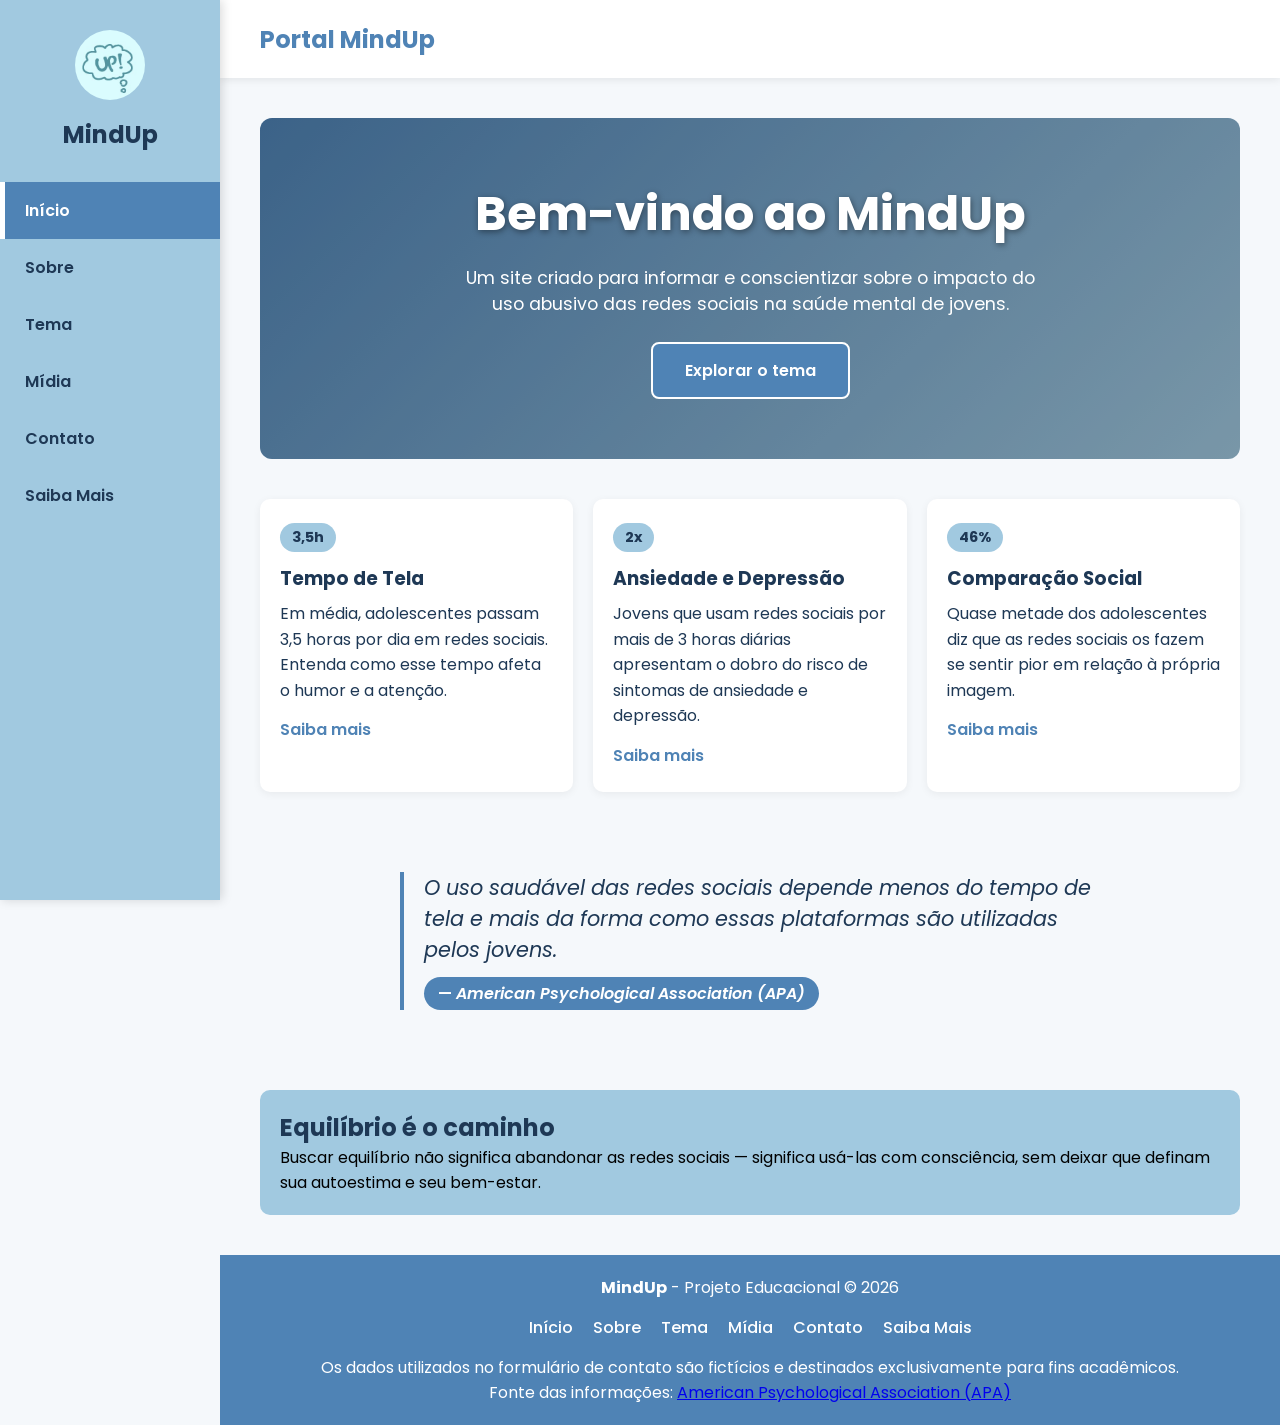
<file: index.html>
<!DOCTYPE html>
<html lang="pt-BR">
<head>

<meta charset="UTF-8">
<meta name="viewport" content="width=device-width, initial-scale=1.0">

<title>MindUp - Início</title>

<link rel="icon" type="image/png" href="imagens/Favicon.png">
 
<link rel="preconnect" href="https://fonts.googleapis.com">
<link rel="preconnect" href="https://fonts.gstatic.com" crossorigin>
 
<link href="https://fonts.googleapis.com/css2?family=Poppins:wght@400;500;600;700&display=swap" rel="stylesheet">
 
<link rel="stylesheet" href="css/estilo.css">
 
</head>
 
<body class="pagina-index">
 
<nav>
 
    <div class="logo">
        <img src="imagens/Logotipo.png" alt="Logo MindUp">
        <h1>MindUp</h1>
    </div>

    <ul>

        <li><a class="ativo" href="index.html">Início</a></li>
        <li><a href="sobre.html">Sobre</a></li>
        <li><a href="tema.html">Tema</a></li>
        <li><a href="midia.html">Mídia</a></li>
        <li><a href="contato.html">Contato</a></li>
        <li><a href="extra.html">Saiba Mais</a></li>

    </ul>

</nav>

<header>

    <h2>Portal MindUp</h2>

</header>

<main>

    <!-- HERO -->
    <section class="hero">

        <div class="hero-overlay">

            <h1>Bem-vindo ao MindUp</h1>

            <p>
                Um site criado para informar e conscientizar sobre o impacto do uso
                abusivo das redes sociais na saúde mental de jovens.
            </p>

            <a class="btn-cta" href="tema.html">Explorar o tema</a>

        </div>

    </section>

    <!-- CARDS -->
    <section class="cards">

        <article>
            <span class="card-numero">3,5h</span>
            <h3>Tempo de Tela</h3>
            <p>
                Em média, adolescentes passam 3,5 horas por dia em redes sociais.
                Entenda como esse tempo afeta o humor e a atenção.
            </p>
            <a href="tema.html">Saiba mais</a>
        </article>

        <article>
            <span class="card-numero">2x</span>
            <h3>Ansiedade e Depressão</h3>
            <p>
                Jovens que usam redes sociais por mais de 3 horas diárias apresentam o
                dobro do risco de sintomas de ansiedade e depressão.
            </p>
            <a href="tema.html">Saiba mais</a>
        </article>

        <article>
            <span class="card-numero">46%</span>
            <h3>Comparação Social</h3>
            <p>
                Quase metade dos adolescentes diz que as redes sociais os fazem se
                sentir pior em relação à própria imagem.
            </p>
            <a href="extra.html">Saiba mais</a>
        </article>

    </section>

    <!-- CITAÇÃO -->
    <section class="citacao">

        <blockquote cite="https://www.apa.org/">
            <p>
                O uso saudável das redes sociais depende menos do tempo de tela e
                mais da forma como essas plataformas são utilizadas pelos jovens.
            </p>
            <footer>— <cite>American Psychological Association (APA)</cite></footer>
        </blockquote>

    </section>

    <!-- DESTAQUE -->
    <section class="destaque">

        <h2>Equilíbrio é o caminho</h2>

        <p>
            Buscar equilíbrio não significa abandonar as redes sociais — significa usá-las
            com consciência, sem deixar que definam sua autoestima e seu bem-estar.
        </p>

    </section>

</main>

<footer>

    <p><strong>MindUp</strong> - Projeto Educacional © 2026</p>

    <nav>

        <a href="index.html">Início</a>
        <a href="sobre.html">Sobre</a>
        <a href="tema.html">Tema</a>
        <a href="midia.html">Mídia</a>
        <a href="contato.html">Contato</a>
        <a href="extra.html">Saiba Mais</a>

    </nav>

    <p>
        Os dados utilizados no formulário de contato são fictícios e destinados exclusivamente para fins acadêmicos.
    </p>

    <p>
        Fonte das informações:
        <a href="https://www.apa.org/" target="_blank">
            American Psychological Association (APA)
        </a>
    </p>

</footer>


</body>
</html>
</file>
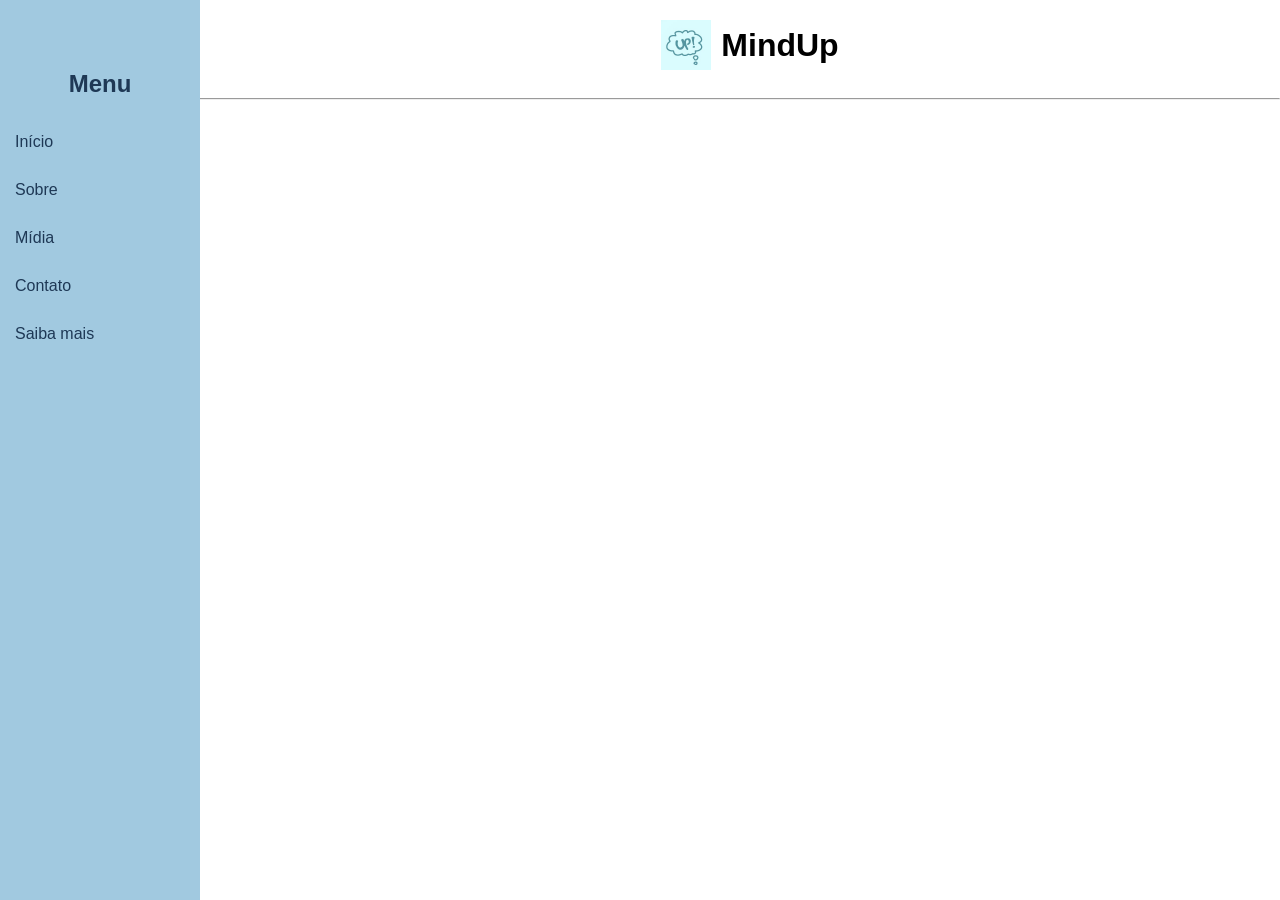
<file: TRABALHO_2BIM/index.html>
<!DOCTYPE html>
<html lang="pt-br">
<head>
<meta charset="UTF-8">
<meta name="viewport" content="width=device-width, initial-scale=1.0">
<title>Portal - MindUp</title>

<style>
body{
    margin:0;
    font-family: Arial, sans-serif;
}

/* Cabeçalho */
header h1{
    margin:0;
}

/* Logo e título */
.center{
    margin-left:220px;
    display:flex;
    align-items:center;
    justify-content:center;
    gap:10px;
    padding:20px;
}

/* Menu lateral */
nav{
    position:fixed;
    top:0;
    left:0;
    width:200px;
    height:100vh;
    background-color:#a1c9e0;
    padding-top:50px;
}

/* Título do menu */
nav h2{
    text-align:center;
    color:rgb(30, 56, 85);
}

/* Links */
nav a{
    display:block;
    color:rgb(30, 56, 85);
    text-decoration:none;
    padding:15px;
}

nav a:hover{
    background-color:#8bb8d3;
}
</style>

</head>
<body>

<header>
    <div class="center">
        <img src="imagens/Favicon.jpg" alt="logo" width="50">
        <h1>MindUp</h1>
    </div>

    <nav>
        <h2>Menu</h2>
        <a href="index.html">Início</a>
        <a href="sobre.html">Sobre</a>
        <a href="midia.html">Mídia</a>
        <a href="contato.html">Contato</a>
        <a href="tema.html">Saiba mais</a>
    </nav>
    <hr>
</header>
 <main>



 </main>
 <footer>

 </footer>
</body>
</html>
</file>
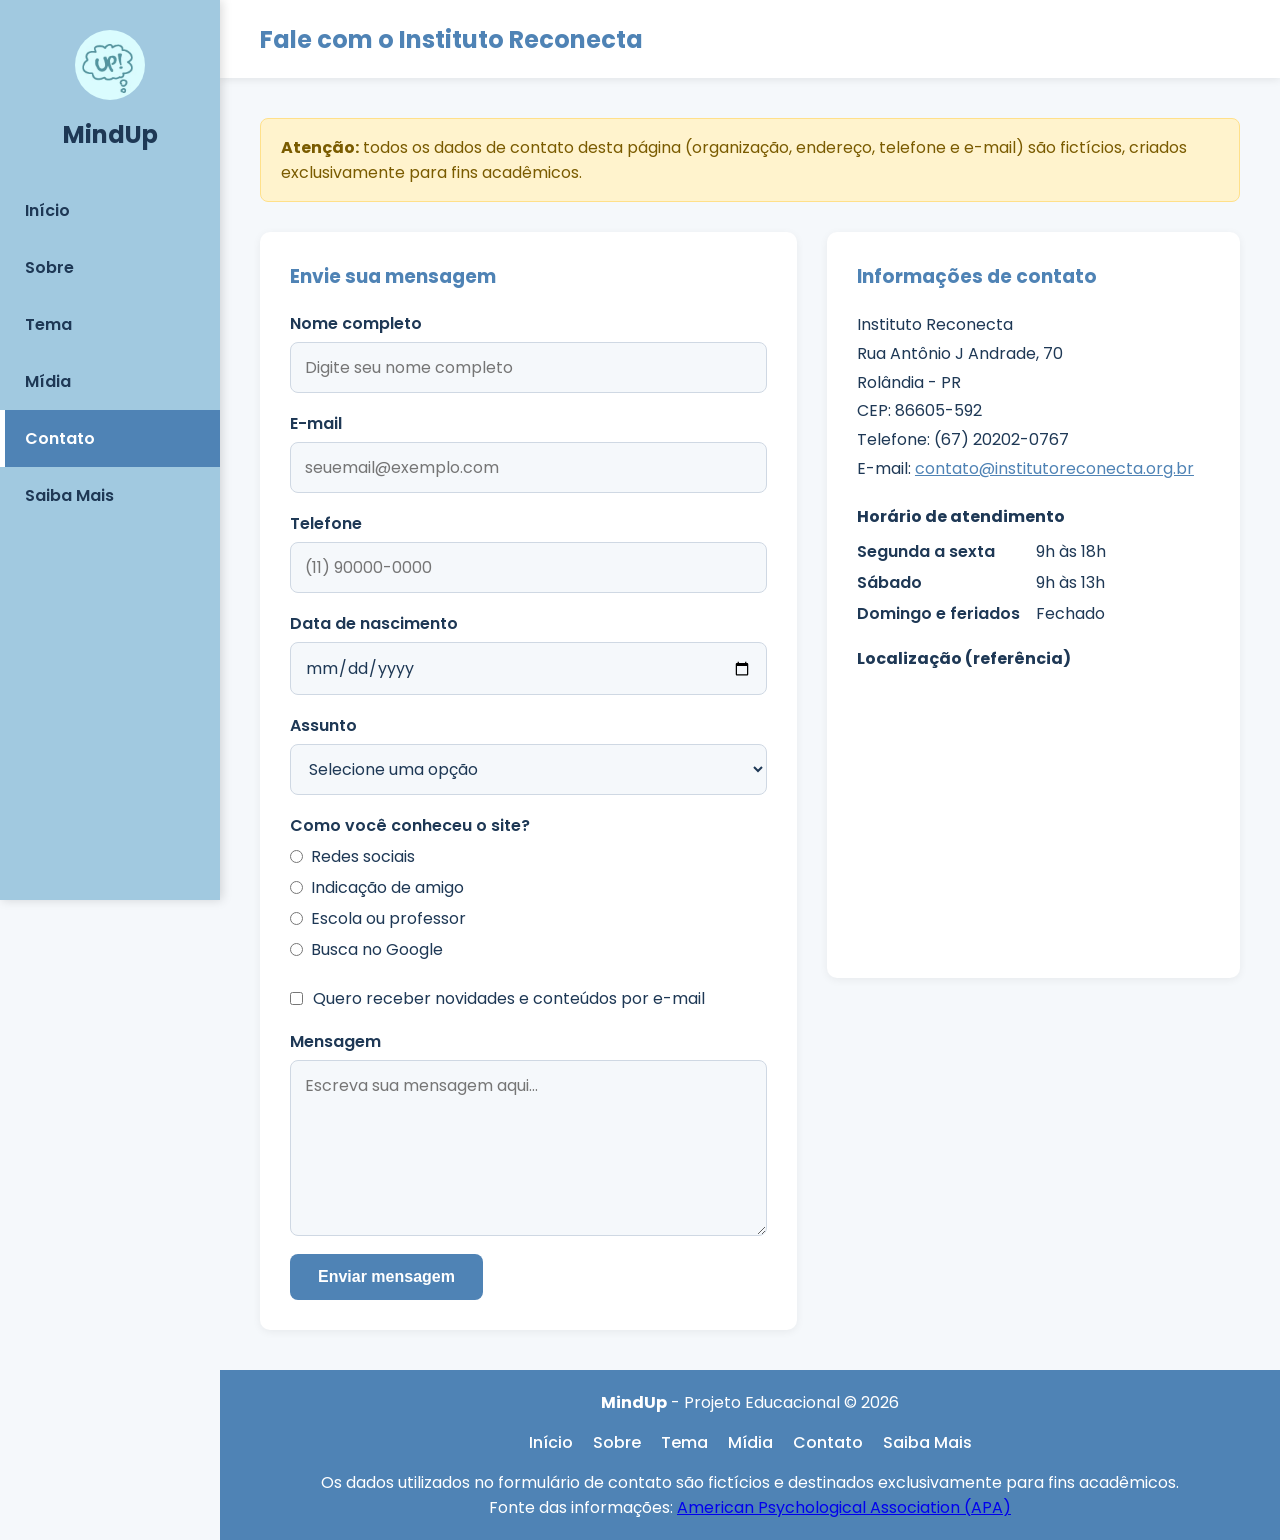
<file: contato.html>
<!DOCTYPE html>
<html lang="pt-BR">
<head>

<meta charset="UTF-8">
<meta name="viewport" content="width=device-width, initial-scale=1.0">

<title>MindUp - Contato</title>

<link rel="icon" type="image/png" href="imagens/Favicon.png">
 
<link rel="preconnect" href="https://fonts.googleapis.com">
<link rel="preconnect" href="https://fonts.gstatic.com" crossorigin>
 
<link href="https://fonts.googleapis.com/css2?family=Poppins:wght@400;500;600;700&display=swap" rel="stylesheet">
 
<link rel="stylesheet" href="css/estilo.css">
 
</head>
 
<body class="pagina-contato">
 
<nav>
 
    <div class="logo">
        <img src="imagens/Logotipo.png" alt="Logo MindUp">
        <h1>MindUp</h1>
    </div>
 
    <ul>

        <li><a href="index.html">Início</a></li>
        <li><a href="sobre.html">Sobre</a></li>
        <li><a href="tema.html">Tema</a></li>
        <li><a href="midia.html">Mídia</a></li>
        <li><a class="ativo" href="contato.html">Contato</a></li>
        <li><a href="extra.html">Saiba Mais</a></li>

    </ul>

</nav>

<header>

    <h2>Fale com o Instituto Reconecta</h2>

</header>

<main>

    <!-- AVISO DE DADOS FICTÍCIOS -->
    <section class="aviso-ficticio">
        <p>
            <strong>Atenção:</strong> todos os dados de contato desta página
            (organização, endereço, telefone e e-mail) são fictícios, criados
            exclusivamente para fins acadêmicos.
        </p>
    </section>

    <!-- FORMULÁRIO E INFORMAÇÕES -->
    <section class="secao-contato">

        <!-- FORMULÁRIO -->
        <div class="bloco-formulario">

            <h3>Envie sua mensagem</h3>

            <form action="#">

                <div class="campo">
                    <label for="nome">Nome completo</label>
                    <input type="text" id="nome" name="nome" placeholder="Digite seu nome completo" required>
                </div>

                <div class="campo">
                    <label for="email">E-mail</label>
                    <input type="email" id="email" name="email" placeholder="seuemail@exemplo.com" required>
                </div>

                <div class="campo">
                    <label for="telefone">Telefone</label>
                    <input type="tel" id="telefone" name="telefone" placeholder="(11) 90000-0000">
                </div>

                <div class="campo">
                    <label for="nascimento">Data de nascimento</label>
                    <input type="date" id="nascimento" name="nascimento">
                </div>

                <div class="campo">
                    <label for="assunto">Assunto</label>
                    <select id="assunto" name="assunto">
                        <option value="">Selecione uma opção</option>
                        <option value="denuncia">Denúncia</option>
                        <option value="voluntariado">Voluntariado</option>
                        <option value="parceria">Parceria</option>
                        <option value="imprensa">Imprensa</option>
                        <option value="outro">Outro</option>
                    </select>
                </div>

                <div class="campo">
                    <span class="rotulo-grupo">Como você conheceu o site?</span>

                    <div class="opcao-radio">
                        <input type="radio" id="origem-redes" name="origem" value="redes-sociais">
                        <label for="origem-redes">Redes sociais</label>
                    </div>

                    <div class="opcao-radio">
                        <input type="radio" id="origem-amigo" name="origem" value="amigo">
                        <label for="origem-amigo">Indicação de amigo</label>
                    </div>

                    <div class="opcao-radio">
                        <input type="radio" id="origem-escola" name="origem" value="escola">
                        <label for="origem-escola">Escola ou professor</label>
                    </div>

                    <div class="opcao-radio">
                        <input type="radio" id="origem-busca" name="origem" value="busca">
                        <label for="origem-busca">Busca no Google</label>
                    </div>
                </div>

                <div class="campo campo-checkbox">
                    <input type="checkbox" id="newsletter" name="newsletter">
                    <label for="newsletter">Quero receber novidades e conteúdos por e-mail</label>
                </div>

                <div class="campo">
                    <label for="mensagem">Mensagem</label>
                    <textarea id="mensagem" name="mensagem" rows="6" placeholder="Escreva sua mensagem aqui..."></textarea>
                </div>

                <button type="submit">Enviar mensagem</button>

            </form>

        </div>

        <!-- INFORMAÇÕES DE CONTATO -->
        <div class="bloco-info">

            <h3>Informações de contato</h3>

            <address>
                Instituto Reconecta<br>
                Rua Antônio J Andrade, 70<br>
                Rolândia - PR<br>
                CEP: 86605-592<br>
                Telefone: (67) 20202-0767<br>
                E-mail: <a href="mailto:contato@institutoreconecta.org.br">contato@institutoreconecta.org.br</a>
            </address>

            <h4>Horário de atendimento</h4>

            <dl class="horarios">
                <dt>Segunda a sexta</dt>
                <dd>9h às 18h</dd>

                <dt>Sábado</dt>
                <dd>9h às 13h</dd>

                <dt>Domingo e feriados</dt>
                <dd>Fechado</dd>
            </dl>

            <h4>Localização (referência)</h4>

            <iframe
                title="Mapa com localização de referência do Instituto Reconecta"
                src="https://www.google.com/maps?q=Rolândia,+PR,+86600-000&output=embed"
                width="100%"
                height="250"
                style="border:0;"
                allowfullscreen=""
                loading="lazy">
            </iframe>

        </div>

    </section>

</main>

<footer>

    <p><strong>MindUp</strong> - Projeto Educacional © 2026</p>

    <nav>

        <a href="index.html">Início</a>
        <a href="sobre.html">Sobre</a>
        <a href="tema.html">Tema</a>
        <a href="midia.html">Mídia</a>
        <a href="contato.html">Contato</a>
        <a href="extra.html">Saiba Mais</a>

    </nav>

    <p>
        Os dados utilizados no formulário de contato são fictícios e destinados exclusivamente para fins acadêmicos.
    </p>

    <p>
        Fonte das informações:
        <a href="https://www.apa.org/" target="_blank">
            American Psychological Association (APA)
        </a>
    </p>

</footer>


</body>
</html>
</file>
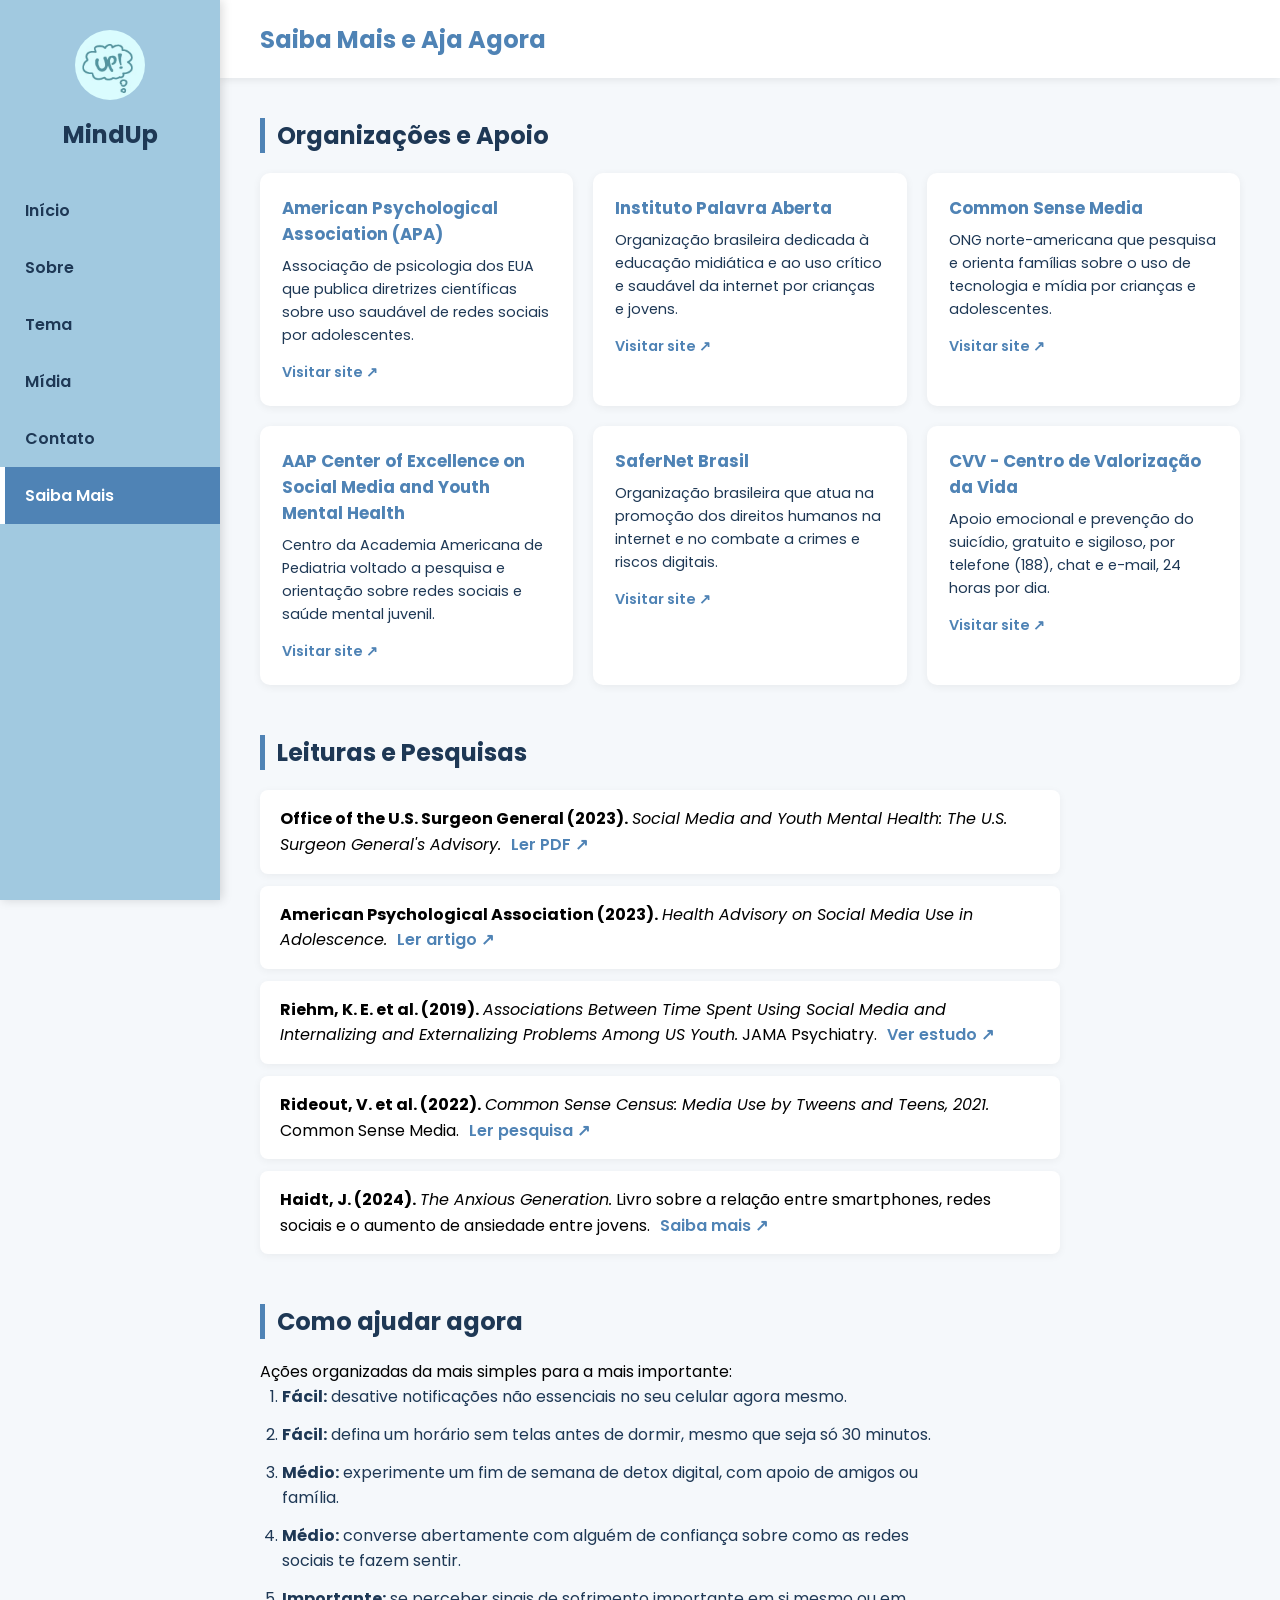
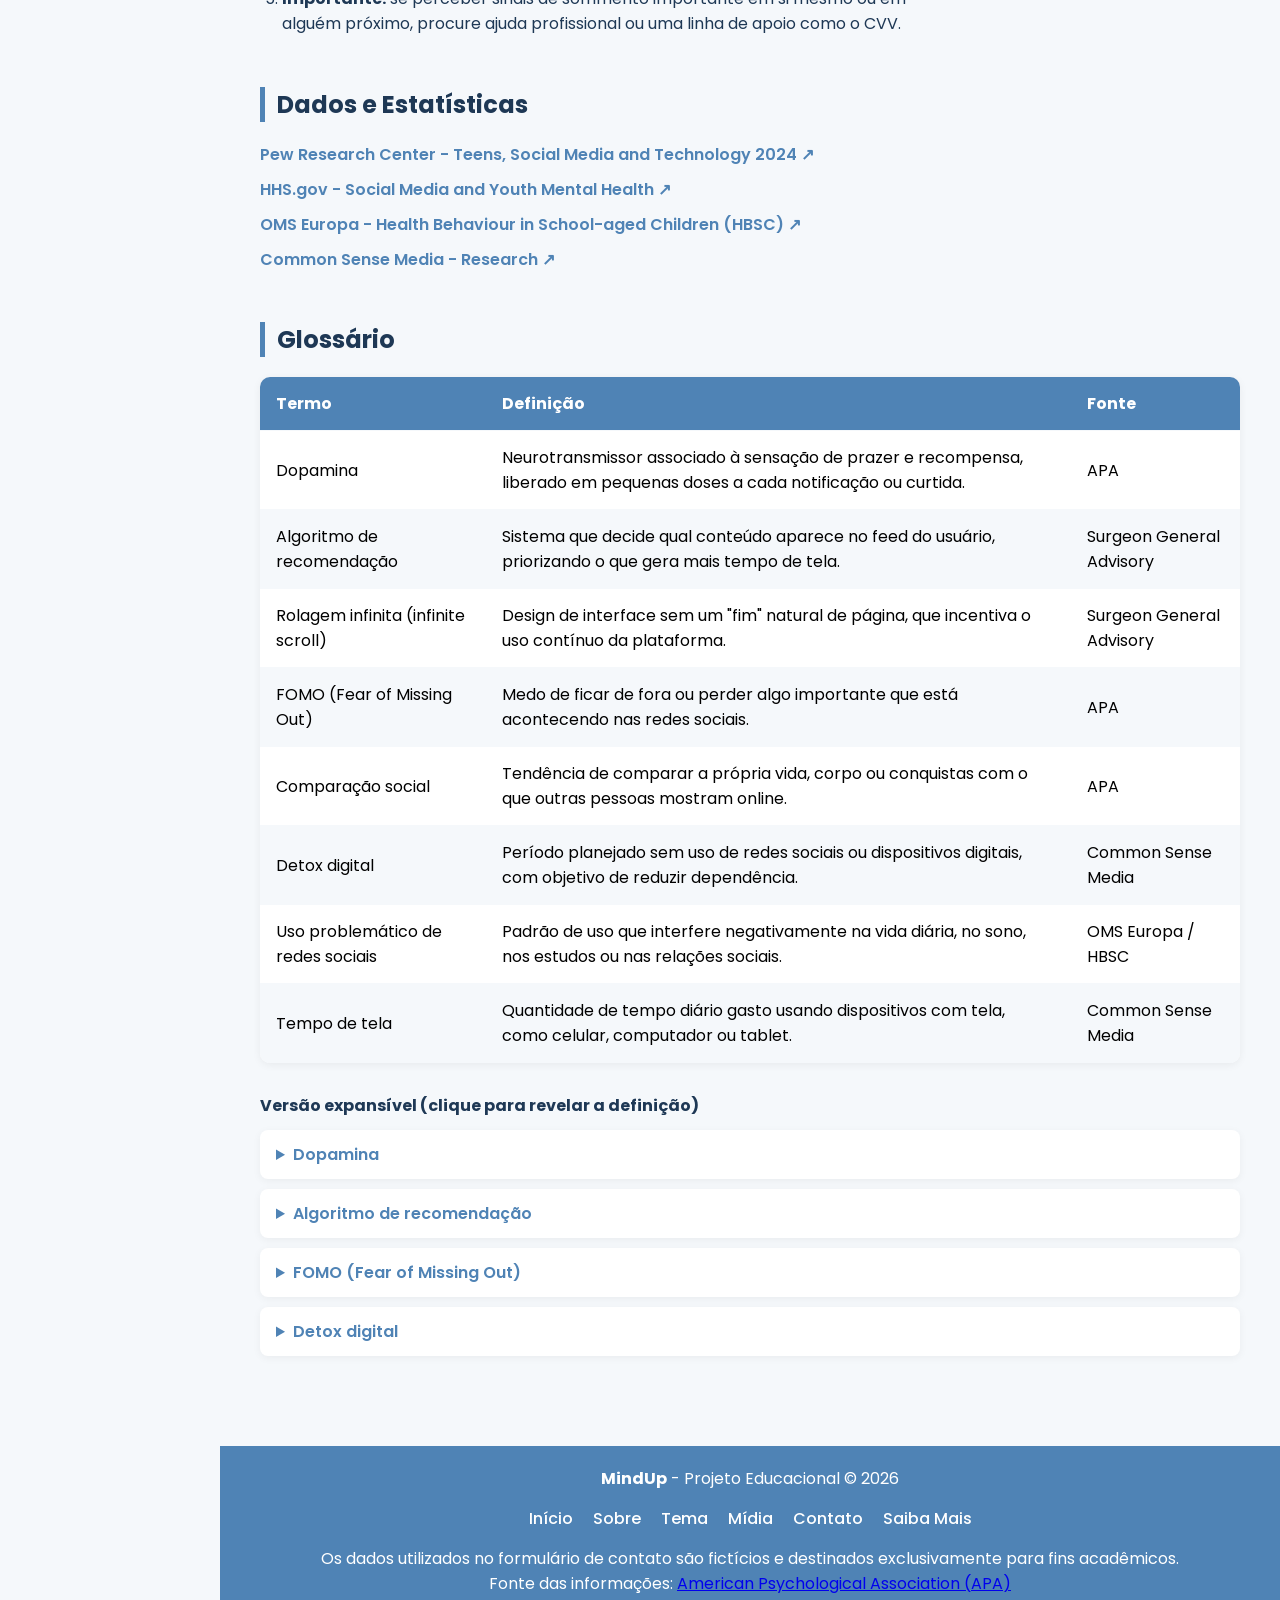
<file: extra.html>
<!DOCTYPE html>
<html lang="pt-BR">
<head>

<meta charset="UTF-8">
<meta name="viewport" content="width=device-width, initial-scale=1.0">

<title>MindUp - Saiba Mais</title>

<link rel="icon" type="image/png" href="imagens/Favicon.png">
 
<link rel="preconnect" href="https://fonts.googleapis.com">
<link rel="preconnect" href="https://fonts.gstatic.com" crossorigin>
 
<link href="https://fonts.googleapis.com/css2?family=Poppins:wght@400;500;600;700&display=swap" rel="stylesheet">
 
<link rel="stylesheet" href="css/estilo.css">
 
</head>
 
<body class="pagina-extra">
 
<nav>
 
    <div class="logo">
        <img src="imagens/Logotipo.png" alt="Logo MindUp">
        <h1>MindUp</h1>
    </div>

    <ul>

        <li><a href="index.html">Início</a></li>
        <li><a href="sobre.html">Sobre</a></li>
        <li><a href="tema.html">Tema</a></li>
        <li><a href="midia.html">Mídia</a></li>
        <li><a href="contato.html">Contato</a></li>
        <li><a class="ativo" href="extra.html">Saiba Mais</a></li>

    </ul>

</nav>

<header>

    <h2>Saiba Mais e Aja Agora</h2>

</header>

<main>

    <!-- ORGANIZAÇÕES E APOIO -->
    <section class="secao-orgs">

        <h2>Organizações e Apoio</h2>

        <div class="grid-orgs">

            <article class="card-org">
                <h3>American Psychological Association (APA)</h3>
                <p>Associação de psicologia dos EUA que publica diretrizes científicas sobre uso saudável de redes sociais por adolescentes.</p>
                <a href="https://www.apa.org/topics/social-media-internet" target="_blank" rel="noopener noreferrer">Visitar site</a>
            </article>

            <article class="card-org">
                <h3>Instituto Palavra Aberta</h3>
                <p>Organização brasileira dedicada à educação midiática e ao uso crítico e saudável da internet por crianças e jovens.</p>
                <a href="https://www.palavraaberta.org.br/" target="_blank" rel="noopener noreferrer">Visitar site</a>
            </article>

            <article class="card-org">
                <h3>Common Sense Media</h3>
                <p>ONG norte-americana que pesquisa e orienta famílias sobre o uso de tecnologia e mídia por crianças e adolescentes.</p>
                <a href="https://www.commonsensemedia.org/" target="_blank" rel="noopener noreferrer">Visitar site</a>
            </article>

            <article class="card-org">
                <h3>AAP Center of Excellence on Social Media and Youth Mental Health</h3>
                <p>Centro da Academia Americana de Pediatria voltado a pesquisa e orientação sobre redes sociais e saúde mental juvenil.</p>
                <a href="https://www.aap.org/en/patient-care/media-and-children/center-of-excellence-on-social-media-and-youth-mental-health/" target="_blank" rel="noopener noreferrer">Visitar site</a>
            </article>

            <article class="card-org">
                <h3>SaferNet Brasil</h3>
                <p>Organização brasileira que atua na promoção dos direitos humanos na internet e no combate a crimes e riscos digitais.</p>
                <a href="https://new.safernet.org.br/" target="_blank" rel="noopener noreferrer">Visitar site</a>
            </article>

            <article class="card-org">
                <h3>CVV - Centro de Valorização da Vida</h3>
                <p>Apoio emocional e prevenção do suicídio, gratuito e sigiloso, por telefone (188), chat e e-mail, 24 horas por dia.</p>
                <a href="https://www.cvv.org.br/" target="_blank" rel="noopener noreferrer">Visitar site</a>
            </article>

        </div>

    </section>

    <!-- LEITURAS E PESQUISAS -->
    <section class="secao-leituras">

        <h2>Leituras e Pesquisas</h2>

        <ul class="lista-leituras">

            <li>
                <strong>Office of the U.S. Surgeon General (2023).</strong>
                <em>Social Media and Youth Mental Health: The U.S. Surgeon General's Advisory.</em>
                <a href="https://www.hhs.gov/sites/default/files/sg-youth-mental-health-social-media-advisory.pdf" target="_blank" rel="noopener noreferrer">Ler PDF</a>
            </li>

            <li>
                <strong>American Psychological Association (2023).</strong>
                <em>Health Advisory on Social Media Use in Adolescence.</em>
                <a href="https://www.apa.org/topics/social-media-internet/health-advisory-adolescent-social-media-use" target="_blank" rel="noopener noreferrer">Ler artigo</a>
            </li>

            <li>
                <strong>Riehm, K. E. et al. (2019).</strong>
                <em>Associations Between Time Spent Using Social Media and Internalizing and Externalizing Problems Among US Youth.</em> JAMA Psychiatry.
                <a href="https://jamanetwork.com/journals/jamapsychiatry/fullarticle/2749480" target="_blank" rel="noopener noreferrer">Ver estudo</a>
            </li>

            <li>
                <strong>Rideout, V. et al. (2022).</strong>
                <em>Common Sense Census: Media Use by Tweens and Teens, 2021.</em> Common Sense Media.
                <a href="https://www.commonsensemedia.org/research/the-common-sense-census-media-use-by-tweens-and-teens-2021" target="_blank" rel="noopener noreferrer">Ler pesquisa</a>
            </li>

            <li>
                <strong>Haidt, J. (2024).</strong>
                <em>The Anxious Generation.</em> Livro sobre a relação entre smartphones, redes sociais e o aumento de ansiedade entre jovens.
                <a href="https://www.anxiousgeneration.com/" target="_blank" rel="noopener noreferrer">Saiba mais</a>
            </li>

        </ul>

    </section>

    <!-- COMO AJUDAR AGORA -->
    <section class="secao-acoes">

        <h2>Como ajudar agora</h2>

        <p>Ações organizadas da mais simples para a mais importante:</p>

        <ol class="lista-acoes">
            <li><strong>Fácil:</strong> desative notificações não essenciais no seu celular agora mesmo.</li>
            <li><strong>Fácil:</strong> defina um horário sem telas antes de dormir, mesmo que seja só 30 minutos.</li>
            <li><strong>Médio:</strong> experimente um fim de semana de detox digital, com apoio de amigos ou família.</li>
            <li><strong>Médio:</strong> converse abertamente com alguém de confiança sobre como as redes sociais te fazem sentir.</li>
            <li><strong>Importante:</strong> se perceber sinais de sofrimento importante em si mesmo ou em alguém próximo, procure ajuda profissional ou uma linha de apoio como o CVV.</li>
        </ol>

    </section>

    <!-- DADOS E ESTATÍSTICAS -->
    <section class="secao-dados">

        <h2>Dados e Estatísticas</h2>

        <ul class="lista-dados">
            <li><a href="https://www.pewresearch.org/internet/2024/12/12/teens-social-media-and-technology-2024/" target="_blank" rel="noopener noreferrer">Pew Research Center - Teens, Social Media and Technology 2024</a></li>
            <li><a href="https://www.hhs.gov/surgeongeneral/reports-and-publications/youth-mental-health/social-media/index.html" target="_blank" rel="noopener noreferrer">HHS.gov - Social Media and Youth Mental Health</a></li>
            <li><a href="https://www.who.int/europe/" target="_blank" rel="noopener noreferrer">OMS Europa - Health Behaviour in School-aged Children (HBSC)</a></li>
            <li><a href="https://www.commonsensemedia.org/research" target="_blank" rel="noopener noreferrer">Common Sense Media - Research</a></li>
        </ul>

    </section>

    <!-- GLOSSÁRIO -->
    <section class="secao-glossario">

        <h2>Glossário</h2>

        <div class="tabela-wrapper">
            <table>

                <thead>
                    <tr>
                        <th>Termo</th>
                        <th>Definição</th>
                        <th>Fonte</th>
                    </tr>
                </thead>

                <tbody>
                    <tr>
                        <td>Dopamina</td>
                        <td>Neurotransmissor associado à sensação de prazer e recompensa, liberado em pequenas doses a cada notificação ou curtida.</td>
                        <td>APA</td>
                    </tr>
                    <tr>
                        <td>Algoritmo de recomendação</td>
                        <td>Sistema que decide qual conteúdo aparece no feed do usuário, priorizando o que gera mais tempo de tela.</td>
                        <td>Surgeon General Advisory</td>
                    </tr>
                    <tr>
                        <td>Rolagem infinita (infinite scroll)</td>
                        <td>Design de interface sem um "fim" natural de página, que incentiva o uso contínuo da plataforma.</td>
                        <td>Surgeon General Advisory</td>
                    </tr>
                    <tr>
                        <td>FOMO (Fear of Missing Out)</td>
                        <td>Medo de ficar de fora ou perder algo importante que está acontecendo nas redes sociais.</td>
                        <td>APA</td>
                    </tr>
                    <tr>
                        <td>Comparação social</td>
                        <td>Tendência de comparar a própria vida, corpo ou conquistas com o que outras pessoas mostram online.</td>
                        <td>APA</td>
                    </tr>
                    <tr>
                        <td>Detox digital</td>
                        <td>Período planejado sem uso de redes sociais ou dispositivos digitais, com objetivo de reduzir dependência.</td>
                        <td>Common Sense Media</td>
                    </tr>
                    <tr>
                        <td>Uso problemático de redes sociais</td>
                        <td>Padrão de uso que interfere negativamente na vida diária, no sono, nos estudos ou nas relações sociais.</td>
                        <td>OMS Europa / HBSC</td>
                    </tr>
                    <tr>
                        <td>Tempo de tela</td>
                        <td>Quantidade de tempo diário gasto usando dispositivos com tela, como celular, computador ou tablet.</td>
                        <td>Common Sense Media</td>
                    </tr>
                </tbody>

            </table>
        </div>

        <!-- DESAFIO: versão expansível do glossário -->
        <div class="glossario-expansivel">

            <h3>Versão expansível (clique para revelar a definição)</h3>

            <details>
                <summary>Dopamina</summary>
                <p>Neurotransmissor associado à sensação de prazer e recompensa, liberado em pequenas doses a cada notificação ou curtida.</p>
            </details>

            <details>
                <summary>Algoritmo de recomendação</summary>
                <p>Sistema que decide qual conteúdo aparece no feed do usuário, priorizando o que gera mais tempo de tela.</p>
            </details>

            <details>
                <summary>FOMO (Fear of Missing Out)</summary>
                <p>Medo de ficar de fora ou perder algo importante que está acontecendo nas redes sociais.</p>
            </details>

            <details>
                <summary>Detox digital</summary>
                <p>Período planejado sem uso de redes sociais ou dispositivos digitais, com objetivo de reduzir dependência.</p>
            </details>

        </div>

    </section>

</main>

<footer>

    <p><strong>MindUp</strong> - Projeto Educacional © 2026</p>

    <nav>

        <a href="index.html">Início</a>
        <a href="sobre.html">Sobre</a>
        <a href="tema.html">Tema</a>
        <a href="midia.html">Mídia</a>
        <a href="contato.html">Contato</a>
        <a href="extra.html">Saiba Mais</a>

    </nav>

    <p>
        Os dados utilizados no formulário de contato são fictícios e destinados exclusivamente para fins acadêmicos.
    </p>

    <p>
        Fonte das informações:
        <a href="https://www.apa.org/" target="_blank">
            American Psychological Association (APA)
        </a>
    </p>

</footer>


</body>
</html>
</file>
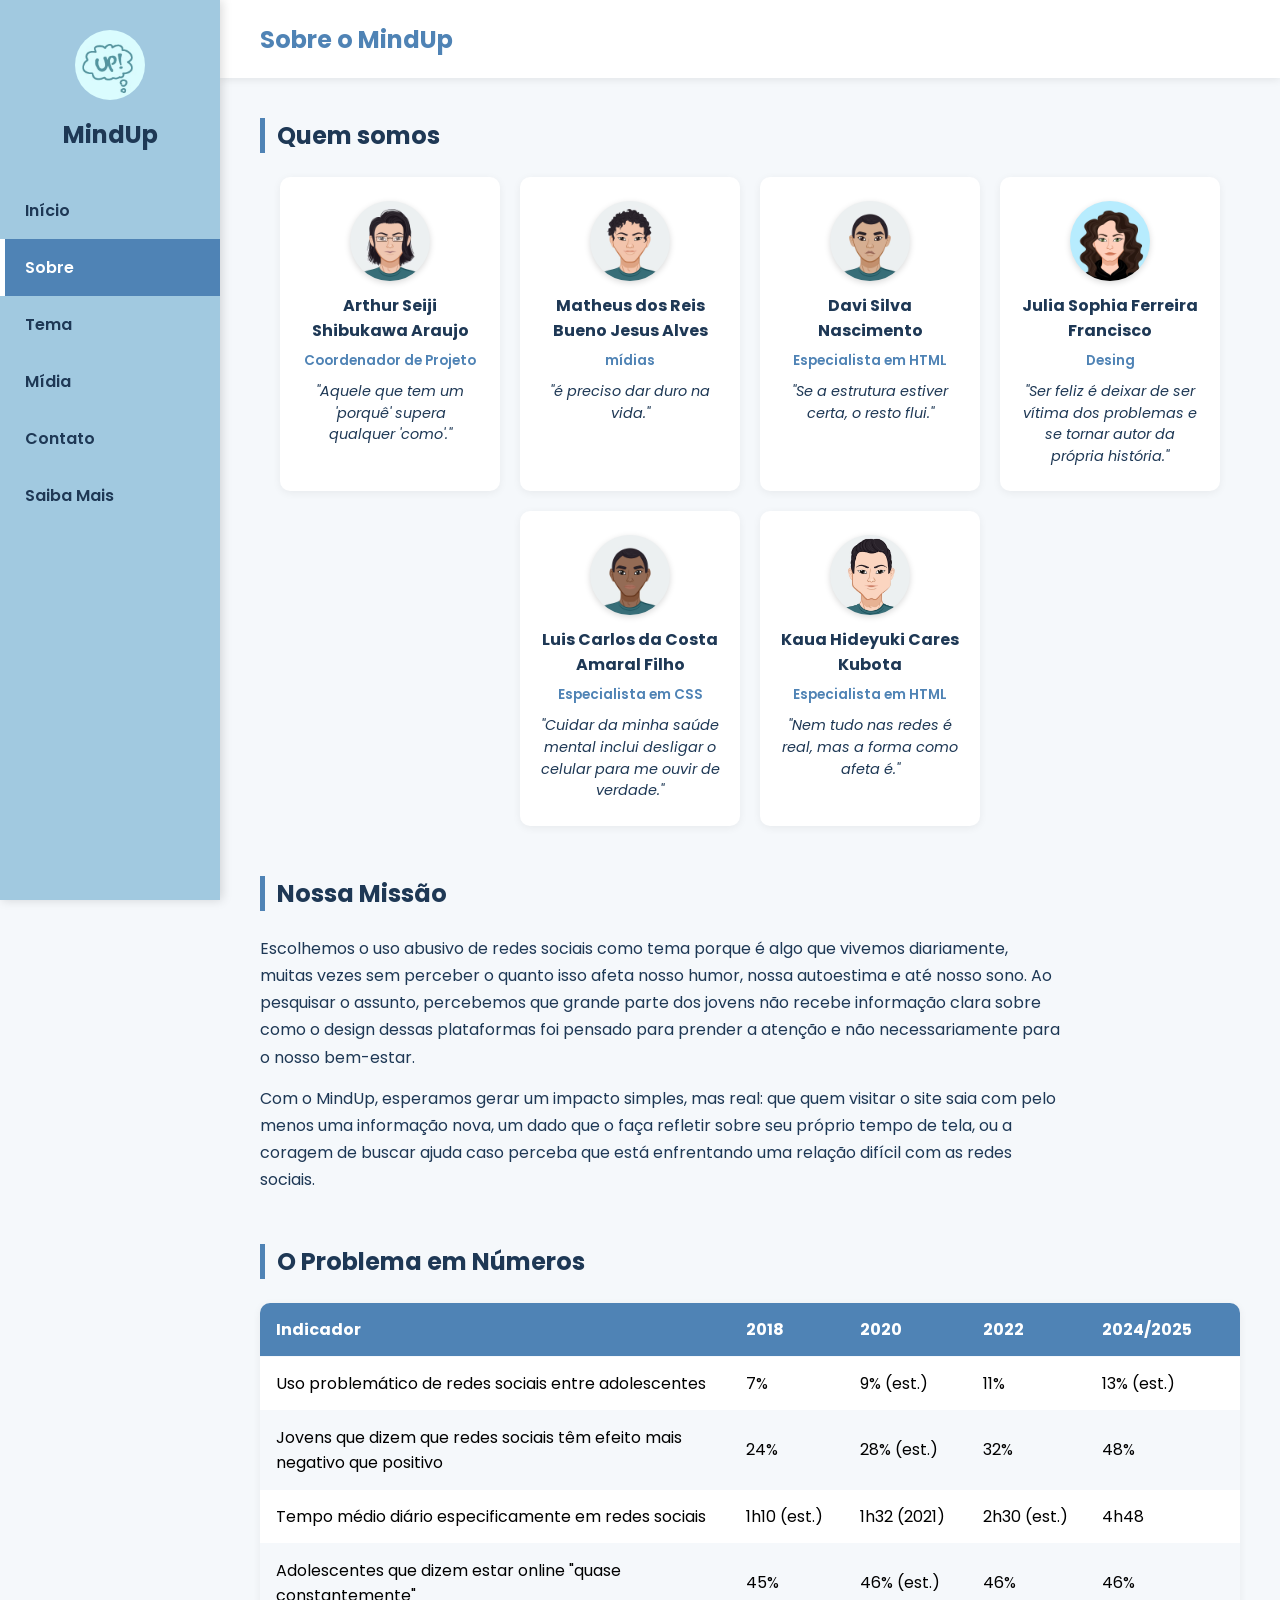
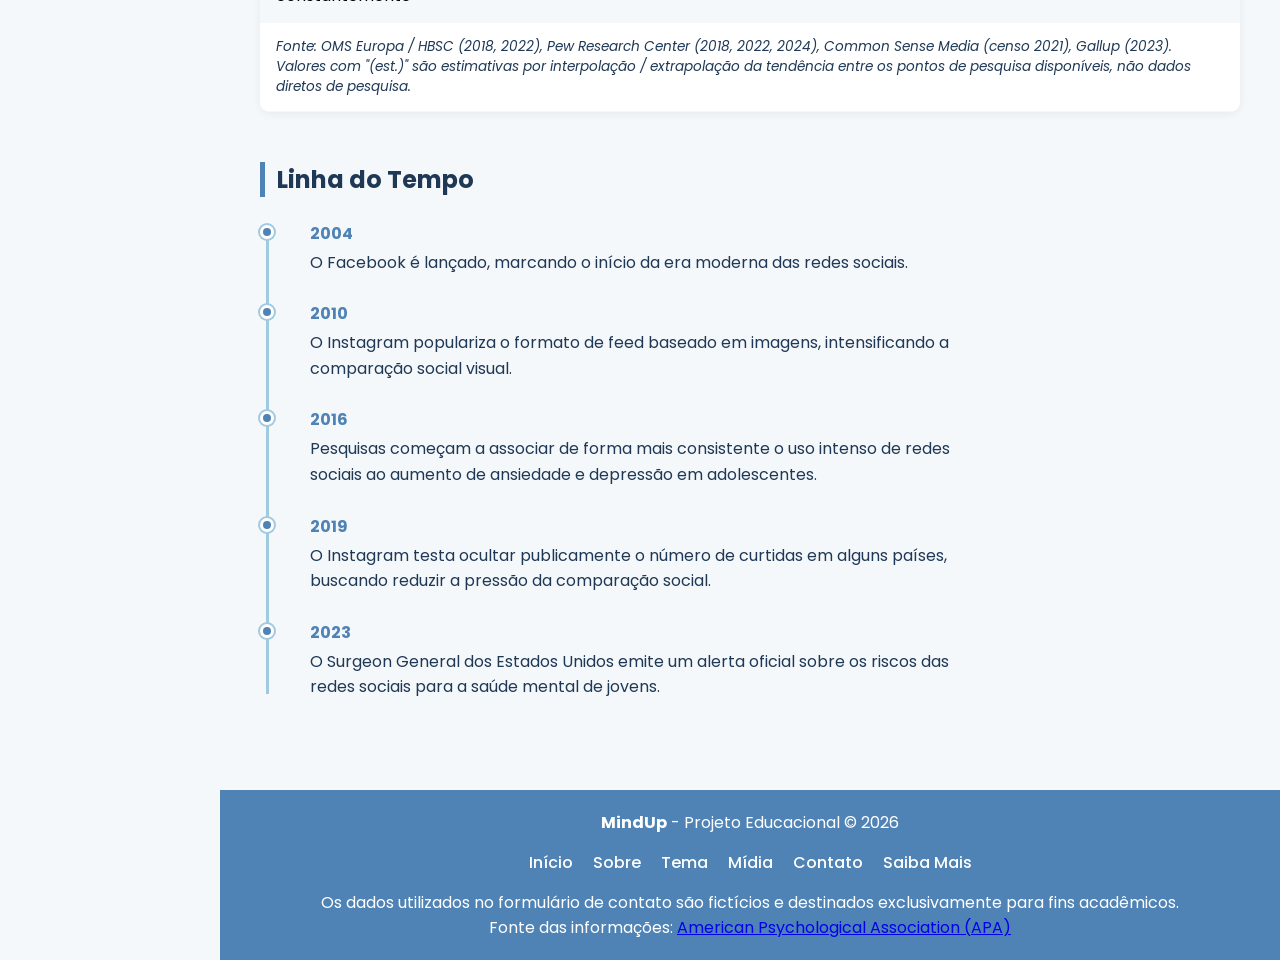
<file: sobre.html>
<!DOCTYPE html>
<html lang="pt-BR">
<head>

<meta charset="UTF-8">
<meta name="viewport" content="width=device-width, initial-scale=1.0">

<title>MindUp - Sobre</title>

<link rel="icon" type="image/png" href="imagens/Favicon.png">
 
<link rel="preconnect" href="https://fonts.googleapis.com">
<link rel="preconnect" href="https://fonts.gstatic.com" crossorigin>
 
<link href="https://fonts.googleapis.com/css2?family=Poppins:wght@400;500;600;700&display=swap" rel="stylesheet">
 
<link rel="stylesheet" href="css/estilo.css">
 
</head>
 
<body class="pagina-sobre">
 
<nav>
 
    <div class="logo">
        <img src="imagens/Logotipo.png" alt="Logo MindUp">
        <h1>MindUp</h1>
    </div>

    <ul>

        <li><a href="index.html">Início</a></li>
        <li><a class="ativo" href="sobre.html">Sobre</a></li>
        <li><a href="tema.html">Tema</a></li>
        <li><a href="midia.html">Mídia</a></li>
        <li><a href="contato.html">Contato</a></li>
        <li><a href="extra.html">Saiba Mais</a></li>

    </ul>

</nav>

<header>

    <h2>Sobre o MindUp</h2>

</header>

<main>

    <!-- QUEM SOMOS -->
    <section class="secao-equipe">

        <h2>Quem somos</h2>

        <div class="cards-equipe">

            <article class="card-membro">
                <img class="avatar-foto" src="imagens/avatares/seiji.jpg" alt="Avatar de Arthur Seiji Shibukawa Araujo">
                <h3>Arthur Seiji Shibukawa Araujo</h3>
                <span class="papel">Coordenador de Projeto</span>
                <p>"Aquele que tem um 'porquê' supera qualquer 'como'."</p>
            </article>

            <article class="card-membro">
                <img class="avatar-foto" src="imagens/avatares/matheus.jpg" alt="Avatar de Matheus dos Reis Bueno Jesus Alves">
                <h3>Matheus dos Reis Bueno Jesus Alves</h3>
                <span class="papel">mídias</span>
                <p>"é preciso dar duro na vida."</p>
            </article>

            <article class="card-membro">
                <img class="avatar-foto" src="imagens/avatares/davi.jpg" alt="Avatar de Davi Silva Nascimento">
                <h3>Davi Silva Nascimento</h3>
                <span class="papel">Especialista em HTML</span>
                <p>"Se a estrutura estiver certa, o resto flui."</p>
            </article>

            <article class="card-membro">
                <img class="avatar-foto" src="imagens/avatares/julia.jpg" alt="Avatar de Julia Sophia Ferreira Francisco">
                <h3>Julia Sophia Ferreira Francisco</h3>
                <span class="papel">Desing</span>
                <p>"Ser feliz é deixar de ser vítima dos problemas e se tornar autor da própria história."</p>
            </article>

            <article class="card-membro">
                <img class="avatar-foto" src="imagens/avatares/amaral.jpg" alt="Avatar de Luis Carlos da Costa Amaral Filho">
                <h3>Luis Carlos da Costa Amaral Filho</h3>
                <span class="papel">Especialista em CSS</span>
                <p>"Cuidar da minha saúde mental inclui desligar o celular para me ouvir de verdade."</p>
            </article>

            <article class="card-membro">
                <img class="avatar-foto" src="imagens/avatares/kaua.jpg" alt="Avatar de Kaua Hideyuki Cares Kubota">
                <h3>Kaua Hideyuki Cares Kubota</h3>
                <span class="papel">Especialista em HTML</span>
                <p>"Nem tudo nas redes é real, mas a forma como afeta é."</p>
            </article>

            

        </div>

    </section>

    <!-- NOSSA MISSÃO -->
    <section class="secao-missao">

        <h2>Nossa Missão</h2>

        <p>
            Escolhemos o uso abusivo de redes sociais como tema porque é algo que
            vivemos diariamente, muitas vezes sem perceber o quanto isso afeta
            nosso humor, nossa autoestima e até nosso sono. Ao pesquisar o assunto,
            percebemos que grande parte dos jovens não recebe informação clara
            sobre como o design dessas plataformas foi pensado para prender a
            atenção e não necessariamente para o nosso bem-estar.
        </p>

        <p>
            Com o MindUp, esperamos gerar um impacto simples, mas real: que quem
            visitar o site saia com pelo menos uma informação nova, um dado que o
            faça refletir sobre seu próprio tempo de tela, ou a coragem de buscar
            ajuda caso perceba que está enfrentando uma relação difícil com as
            redes sociais.
        </p>

    </section>

    <!-- O PROBLEMA EM NÚMEROS -->
    <section class="secao-tabela">

        <h2>O Problema em Números</h2>

       <div class="tabela-wrapper">
            <table>
 
                <thead>
                    <tr>
                        <th>Indicador</th>
                        <th>2018</th>
                        <th>2020</th>
                        <th>2022</th>
                        <th>2024/2025</th>
                    </tr>
                </thead>
 
                <tbody>
                    <tr>
                        <td>Uso problemático de redes sociais entre adolescentes</td>
                        <td>7%</td>
                        <td>9% (est.)</td>
                        <td>11%</td>
                        <td>13% (est.)</td>
                    </tr>
                    <tr>
                        <td>Jovens que dizem que redes sociais têm efeito mais negativo que positivo</td>
                        <td>24%</td>
                        <td>28% (est.)</td>
                        <td>32%</td>
                        <td>48%</td>
                    </tr>
                    <tr>
                        <td>Tempo médio diário especificamente em redes sociais</td>
                        <td>1h10 (est.)</td>
                        <td>1h32 (2021)</td>
                        <td>2h30 (est.)</td>
                        <td>4h48</td>
                    </tr>
                    <tr>
                        <td>Adolescentes que dizem estar online "quase constantemente"</td>
                        <td>45%</td>
                        <td>46% (est.)</td>
                        <td>46%</td>
                        <td>46%</td>
                    </tr>
                </tbody>
 
                <tfoot>
                    <tr>
                        <td colspan="5">
                            Fonte: OMS Europa / HBSC (2018, 2022), Pew Research Center
                            (2018, 2022, 2024), Common Sense Media (censo 2021), Gallup
                            (2023). Valores com "(est.)" são estimativas por interpolação
                            / extrapolação da tendência entre os pontos de pesquisa
                            disponíveis, não dados diretos de pesquisa.
                        </td>
                    </tr>
                </tfoot>
 
            </table>
        </div>

    </section>

    <!-- LINHA DO TEMPO -->
    <section class="secao-timeline">

        <h2>Linha do Tempo</h2>

        <ol class="timeline">

            <li>
                <time datetime="2004">2004</time>
                <p>O Facebook é lançado, marcando o início da era moderna das redes sociais.</p>
            </li>

            <li>
                <time datetime="2010">2010</time>
                <p>O Instagram populariza o formato de feed baseado em imagens, intensificando a comparação social visual.</p>
            </li>

            <li>
                <time datetime="2016">2016</time>
                <p>Pesquisas começam a associar de forma mais consistente o uso intenso de redes sociais ao aumento de ansiedade e depressão em adolescentes.</p>
            </li>

            <li>
                <time datetime="2019">2019</time>
                <p>O Instagram testa ocultar publicamente o número de curtidas em alguns países, buscando reduzir a pressão da comparação social.</p>
            </li>

            <li>
                <time datetime="2023">2023</time>
                <p>O Surgeon General dos Estados Unidos emite um alerta oficial sobre os riscos das redes sociais para a saúde mental de jovens.</p>
            </li>

        </ol>

    </section>

</main>

<footer>

    <p><strong>MindUp</strong> - Projeto Educacional © 2026</p>

    <nav>

        <a href="index.html">Início</a>
        <a href="sobre.html">Sobre</a>
        <a href="tema.html">Tema</a>
        <a href="midia.html">Mídia</a>
        <a href="contato.html">Contato</a>
        <a href="extra.html">Saiba Mais</a>

    </nav>

    <p>
        Os dados utilizados no formulário de contato são fictícios e destinados exclusivamente para fins acadêmicos.
    </p>

    <p>
        Fonte das informações:
        <a href="https://www.apa.org/" target="_blank">
            American Psychological Association (APA)
        </a>
    </p>

</footer>


</body>
</html>
</file>
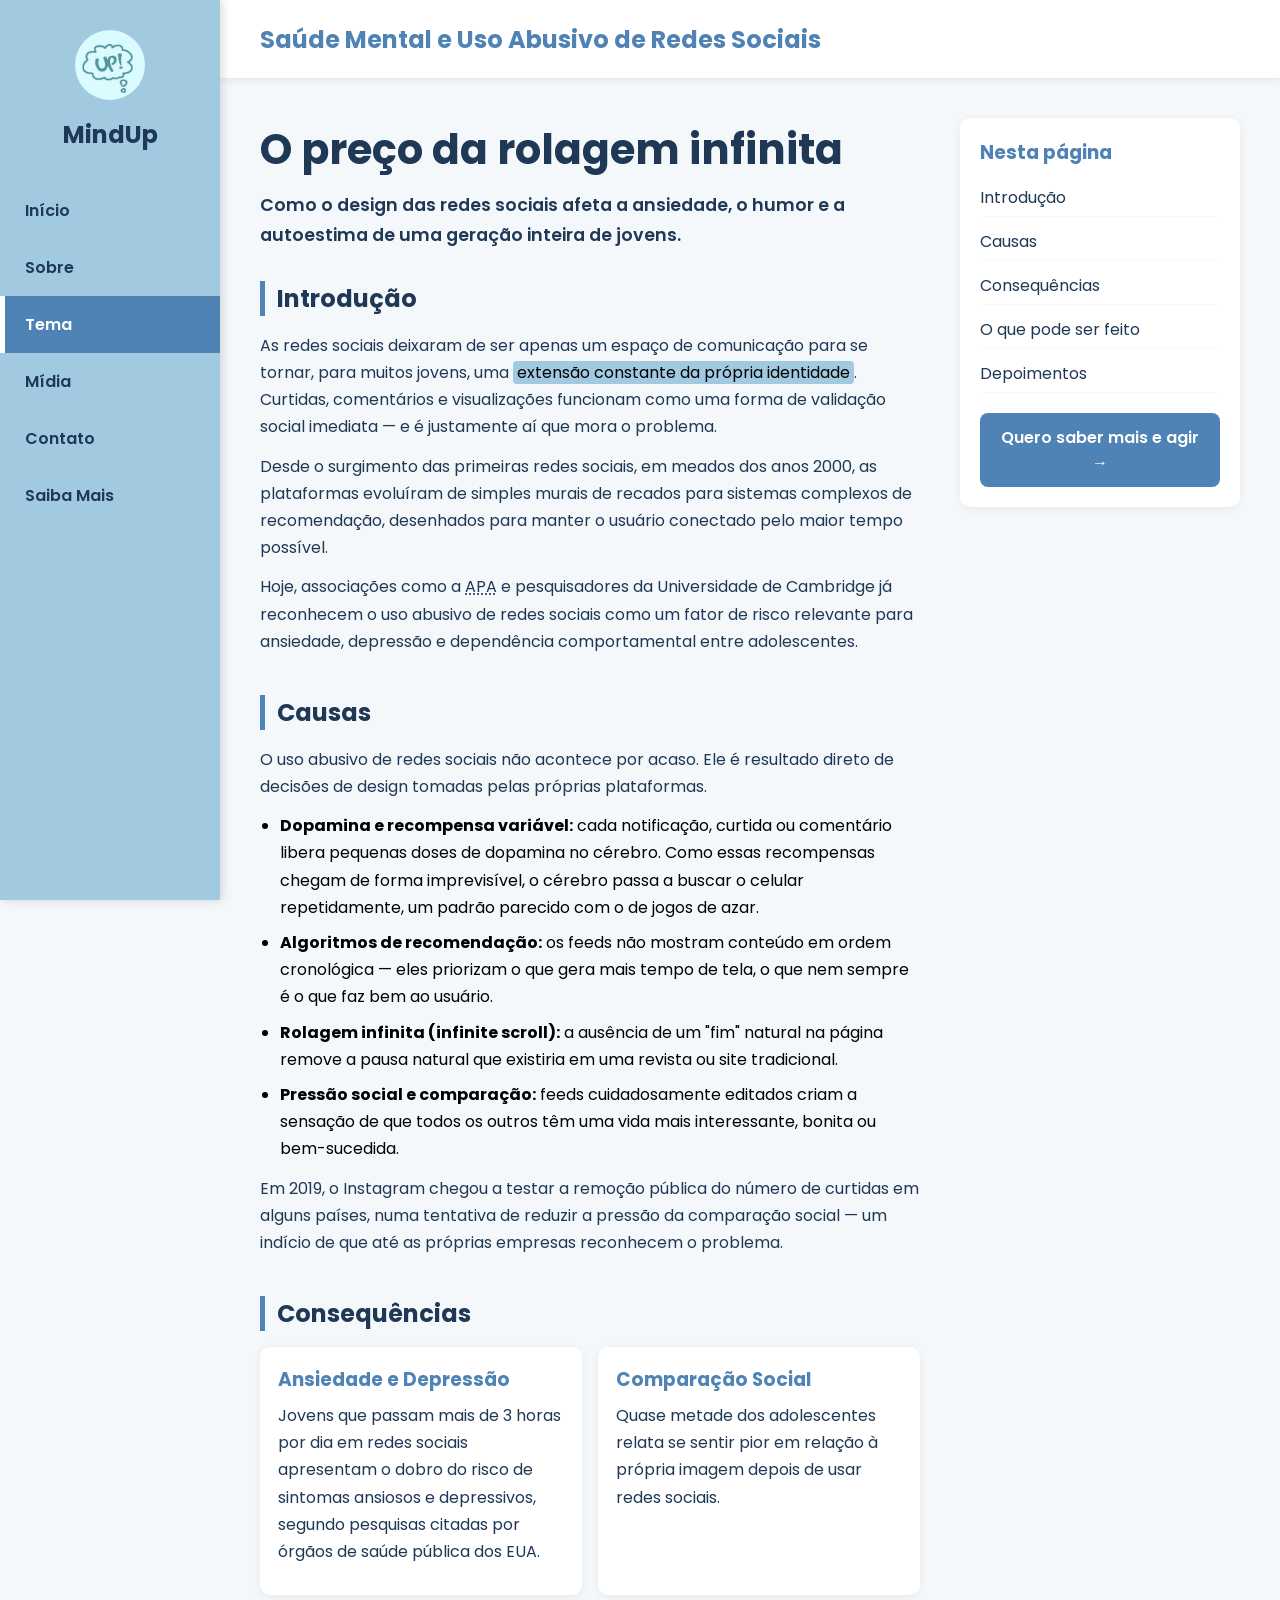
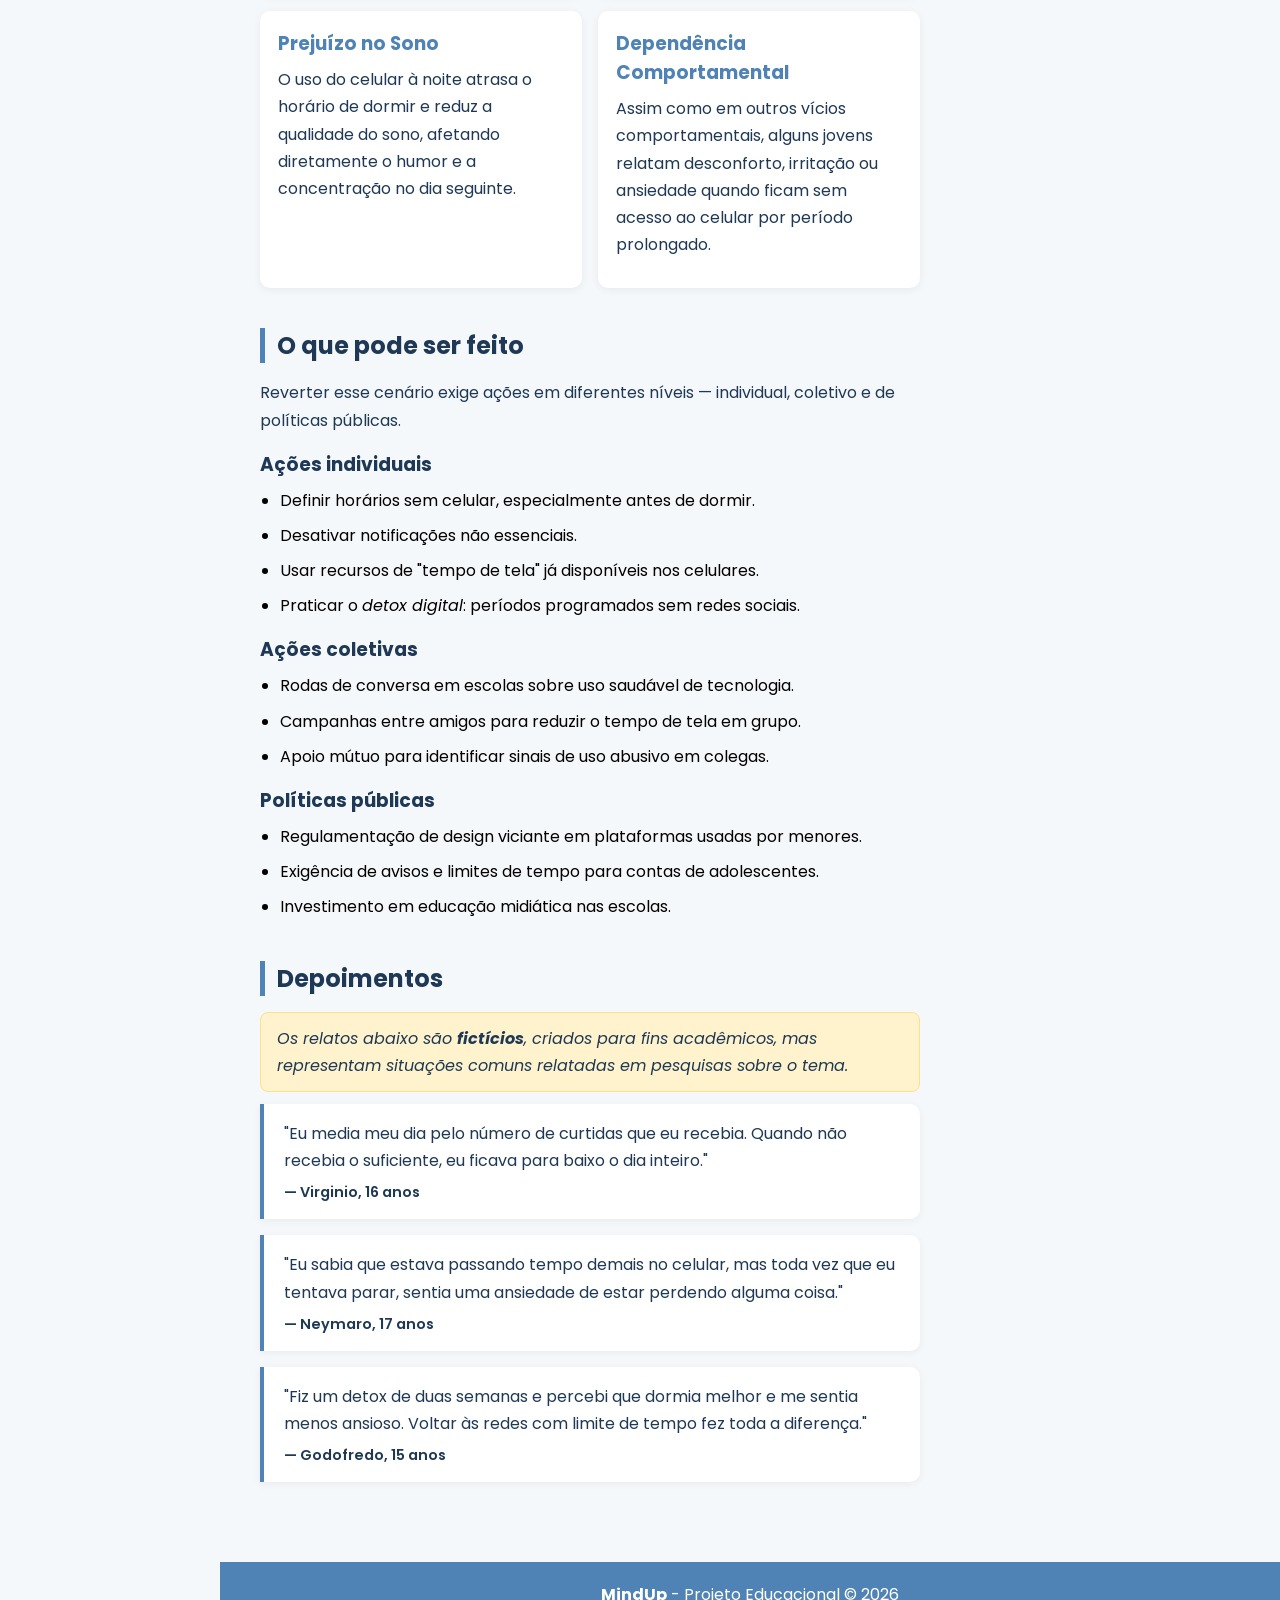
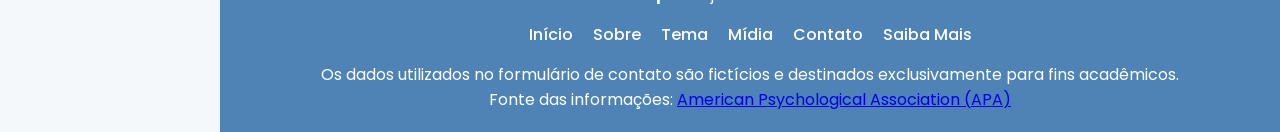
<file: tema.html>
<!DOCTYPE html>
<html lang="pt-BR">
<head>

<meta charset="UTF-8">
<meta name="viewport" content="width=device-width, initial-scale=1.0">

<title>MindUp - Tema: Redes Sociais e Saúde Mental</title>

<link rel="icon" type="image/png" href="imagens/Favicon.png">
 
<link rel="preconnect" href="https://fonts.googleapis.com">
<link rel="preconnect" href="https://fonts.gstatic.com" crossorigin>
 
<link href="https://fonts.googleapis.com/css2?family=Poppins:wght@400;500;600;700&display=swap" rel="stylesheet">
 
<link rel="stylesheet" href="css/estilo.css">
 
</head>
 
<body class="pagina-tema">
 
<nav>
 
    <div class="logo">
        <img src="imagens/Logotipo.png" alt="Logo MindUp">
        <h1>MindUp</h1>
    </div>

    <ul>

        <li><a href="index.html">Início</a></li>
        <li><a href="sobre.html">Sobre</a></li>
        <li><a class="ativo" href="tema.html">Tema</a></li>
        <li><a href="midia.html">Mídia</a></li>
        <li><a href="contato.html">Contato</a></li>
        <li><a href="extra.html">Saiba Mais</a></li>

    </ul>

</nav>

<header>

    <h2>Saúde Mental e Uso Abusivo de Redes Sociais</h2>

</header>

<main class="layout-tema">

    <!-- CONTEÚDO PRINCIPAL -->
    <article class="conteudo-tema">

        <div class="topo-tema">
            <h1>O preço da rolagem infinita</h1>
            <p class="subtitulo">
                Como o design das redes sociais afeta a ansiedade, o humor e a
                autoestima de uma geração inteira de jovens.
            </p>
        </div>

        <!-- INTRODUÇÃO -->
        <section id="introducao">

            <h2>Introdução</h2>

            <p>
                As redes sociais deixaram de ser apenas um espaço de comunicação
                para se tornar, para muitos jovens, uma <mark>extensão constante da
                própria identidade</mark>. Curtidas, comentários e visualizações
                funcionam como uma forma de validação social imediata — e é
                justamente aí que mora o problema.
            </p>

            <p>
                Desde o surgimento das primeiras redes sociais, em meados dos anos
                2000, as plataformas evoluíram de simples murais de recados para
                sistemas complexos de recomendação, desenhados para manter o
                usuário conectado pelo maior tempo possível.
            </p>

            <p>
                Hoje, associações como a <abbr title="American Psychological Association">APA</abbr>
                e pesquisadores da Universidade de Cambridge já reconhecem o uso
                abusivo de redes sociais como um fator de risco relevante para
                ansiedade, depressão e dependência comportamental entre
                adolescentes.
            </p>

        </section>

        <!-- CAUSAS -->
        <section id="causas">

            <h2>Causas</h2>

            <p>
                O uso abusivo de redes sociais não acontece por acaso. Ele é
                resultado direto de decisões de design tomadas pelas próprias
                plataformas.
            </p>

            <ul>
                <li>
                    <strong>Dopamina e recompensa variável:</strong> cada notificação,
                    curtida ou comentário libera pequenas doses de dopamina no
                    cérebro. Como essas recompensas chegam de forma imprevisível,
                    o cérebro passa a buscar o celular repetidamente, um padrão
                    parecido com o de jogos de azar.
                </li>
                <li>
                    <strong>Algoritmos de recomendação:</strong> os feeds não mostram
                    conteúdo em ordem cronológica — eles priorizam o que gera mais
                    tempo de tela, o que nem sempre é o que faz bem ao usuário.
                </li>
                <li>
                    <strong>Rolagem infinita (infinite scroll):</strong> a ausência de
                    um "fim" natural na página remove a pausa natural que existiria
                    em uma revista ou site tradicional.
                </li>
                <li>
                    <strong>Pressão social e comparação:</strong> feeds cuidadosamente
                    editados criam a sensação de que todos os outros têm uma vida
                    mais interessante, bonita ou bem-sucedida.
                </li>
            </ul>

            <p>
                <time datetime="2019">Em 2019</time>, o Instagram chegou a testar a
                remoção pública do número de curtidas em alguns países, numa
                tentativa de reduzir a pressão da comparação social — um indício de
                que até as próprias empresas reconhecem o problema.
            </p>

        </section>

        <!-- CONSEQUÊNCIAS -->
        <section id="consequencias">

            <h2>Consequências</h2>

            <div class="grid-consequencias">

                <div class="card-consequencia">
                    <h3>Ansiedade e Depressão</h3>
                    <p>
                        Jovens que passam mais de 3 horas por dia em redes sociais
                        apresentam o dobro do risco de sintomas ansiosos e
                        depressivos, segundo pesquisas citadas por órgãos de saúde
                        pública dos EUA.
                    </p>
                </div>

                <div class="card-consequencia">
                    <h3>Comparação Social</h3>
                    <p>
                        Quase metade dos adolescentes relata se sentir pior em
                        relação à própria imagem depois de usar redes sociais.
                    </p>
                </div>

                <div class="card-consequencia">
                    <h3>Prejuízo no Sono</h3>
                    <p>
                        O uso do celular à noite atrasa o horário de dormir e reduz
                        a qualidade do sono, afetando diretamente o humor e a
                        concentração no dia seguinte.
                    </p>
                </div>

                <div class="card-consequencia">
                    <h3>Dependência Comportamental</h3>
                    <p>
                        Assim como em outros vícios comportamentais, alguns jovens
                        relatam desconforto, irritação ou ansiedade quando ficam
                        sem acesso ao celular por período prolongado.
                    </p>
                </div>

            </div>

        </section>

        <!-- O QUE PODE SER FEITO -->
        <section id="solucoes">

            <h2>O que pode ser feito</h2>

            <p>
                Reverter esse cenário exige ações em diferentes níveis — individual,
                coletivo e de políticas públicas.
            </p>

            <h3>Ações individuais</h3>
            <ul>
                <li>Definir horários sem celular, especialmente antes de dormir.</li>
                <li>Desativar notificações não essenciais.</li>
                <li>Usar recursos de "tempo de tela" já disponíveis nos celulares.</li>
                <li>Praticar o <em>detox digital</em>: períodos programados sem redes sociais.</li>
            </ul>

            <h3>Ações coletivas</h3>
            <ul>
                <li>Rodas de conversa em escolas sobre uso saudável de tecnologia.</li>
                <li>Campanhas entre amigos para reduzir o tempo de tela em grupo.</li>
                <li>Apoio mútuo para identificar sinais de uso abusivo em colegas.</li>
            </ul>

            <h3>Políticas públicas</h3>
            <ul>
                <li>Regulamentação de design viciante em plataformas usadas por menores.</li>
                <li>Exigência de avisos e limites de tempo para contas de adolescentes.</li>
                <li>Investimento em educação midiática nas escolas.</li>
            </ul>

        </section>

        <!-- DEPOIMENTOS -->
        <section id="depoimentos">

            <h2>Depoimentos</h2>

            <p class="aviso-depoimentos">
                Os relatos abaixo são <strong>fictícios</strong>, criados para fins
                acadêmicos, mas representam situações comuns relatadas em
                pesquisas sobre o tema.
            </p>

            <blockquote>
                <p>
                    "Eu media meu dia pelo número de curtidas que eu recebia.
                    Quando não recebia o suficiente, eu ficava para baixo o dia
                    inteiro."
                </p>
                <footer>— Virginio, 16 anos</footer>
            </blockquote>

            <blockquote>
                <p>
                    "Eu sabia que estava passando tempo demais no celular, mas toda
                    vez que eu tentava parar, sentia uma ansiedade de estar
                    perdendo alguma coisa."
                </p>
                <footer>— Neymaro, 17 anos</footer>
            </blockquote>

            <blockquote>
                <p>
                    "Fiz um detox de duas semanas e percebi que dormia melhor e me
                    sentia menos ansioso. Voltar às redes com limite de tempo fez
                    toda a diferença."
                </p>
                <footer>— Godofredo, 15 anos</footer>
            </blockquote>

        </section>

    </article>

    <!-- ASIDE - NAVEGAÇÃO INTERNA -->
    <aside class="aside-tema">

        <h3>Nesta página</h3>

        <nav class="nav-interna">
            <a href="#introducao">Introdução</a>
            <a href="#causas">Causas</a>
            <a href="#consequencias">Consequências</a>
            <a href="#solucoes">O que pode ser feito</a>
            <a href="#depoimentos">Depoimentos</a>
        </nav>

        <a class="link-extra" href="extra.html">Quero saber mais e agir →</a>

    </aside>

</main>

<footer>

    <p><strong>MindUp</strong> - Projeto Educacional © 2026</p>

    <nav>

        <a href="index.html">Início</a>
        <a href="sobre.html">Sobre</a>
        <a href="tema.html">Tema</a>
        <a href="midia.html">Mídia</a>
        <a href="contato.html">Contato</a>
        <a href="extra.html">Saiba Mais</a>

    </nav>

    <p>
        Os dados utilizados no formulário de contato são fictícios e destinados exclusivamente para fins acadêmicos.
    </p>

    <p>
        Fonte das informações:
        <a href="https://www.apa.org/" target="_blank">
            American Psychological Association (APA)
        </a>
    </p>

</footer>


</body>
</html>
</file>
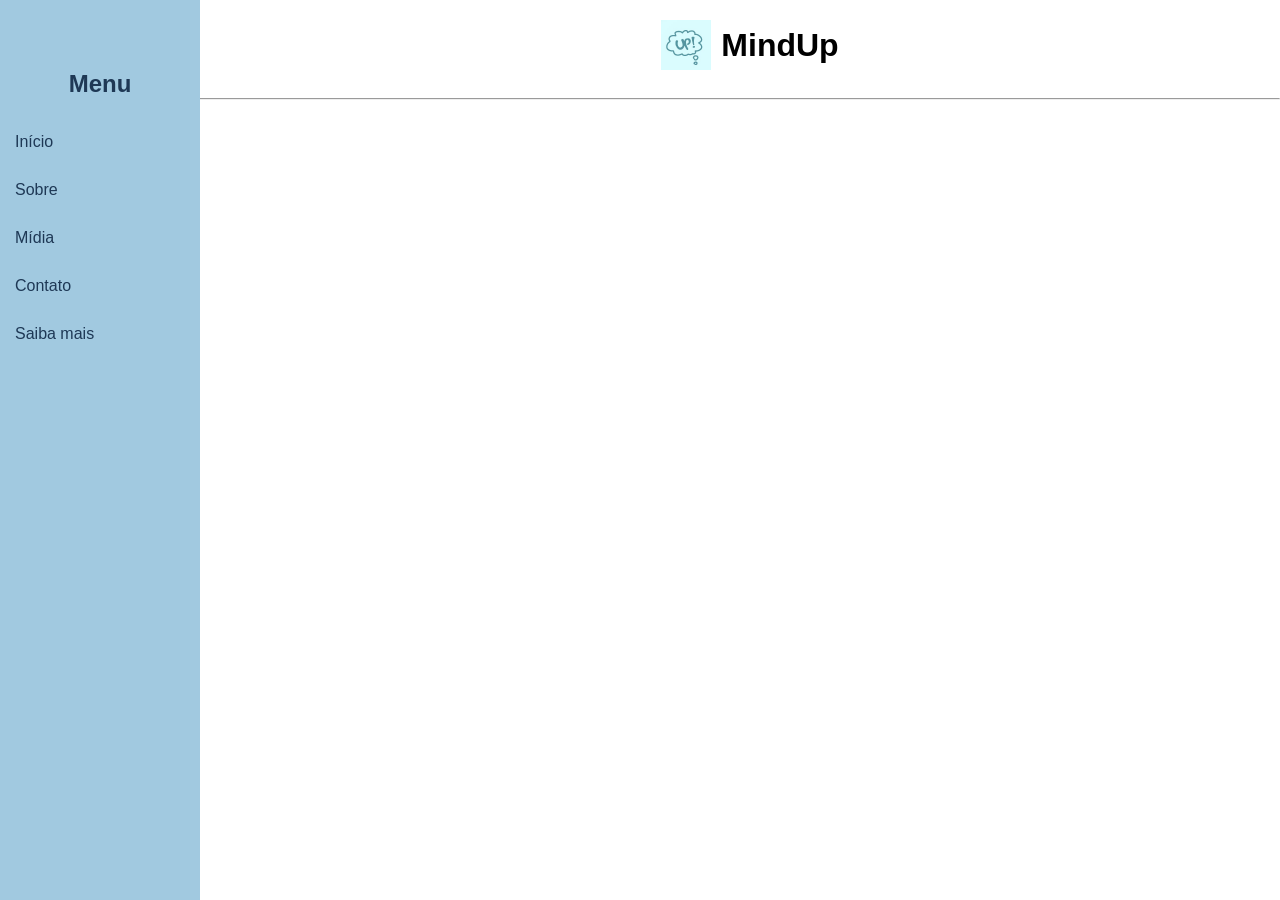
<file: TRABALHO_2BIM/contato.html>
<!DOCTYPE html>
<html lang="pt-br">
<head>
<meta charset="UTF-8">
<meta name="viewport" content="width=device-width, initial-scale=1.0">
<title>Portal - MindUp</title>

<style>
body{
    margin:0;
    font-family: Arial, sans-serif;
}

/* Cabeçalho */
header h1{
    margin:0;
}

/* Logo e título */
.center{
    margin-left:220px;
    display:flex;
    align-items:center;
    justify-content:center;
    gap:10px;
    padding:20px;
}

/* Menu lateral */
nav{
    position:fixed;
    top:0;
    left:0;
    width:200px;
    height:100vh;
    background-color:#a1c9e0;
    padding-top:50px;
}

/* Título do menu */
nav h2{
    text-align:center;
    color:rgb(30, 56, 85);
}

/* Links */
nav a{
    display:block;
    color:rgb(30, 56, 85);
    text-decoration:none;
    padding:15px;
}

nav a:hover{
    background-color:#8bb8d3;
}
</style>

</head>
<body>

<header>
    <div class="center">
        <img src="imagens/Favicon.jpg" alt="logo" width="50">
        <h1>MindUp</h1>
    </div>

    <nav>
        <h2>Menu</h2>
        <a href="index.html">Início</a>
        <a href="sobre.html">Sobre</a>
        <a href="midia.html">Mídia</a>
        <a href="contato.html">Contato</a>
        <a href="tema.html">Saiba mais</a>
    </nav>
    <hr>
</header>
 <main>



 </main>
 <footer>
    
 </footer>
</body>
</html>
</file>
<file: css/estilo.css>
/* ===================================================
   ESTILO.CSS — MINDUP — TEMA 9 — Saúde Mental e Uso Abusivo de Redes Sociais

   Grupo:
        Arthur Seiji Shibukawa Araujo
        Davi Silva Nascimento
        Julia Sophia Ferreira Francisco
        Luis Carlos da Costa Amaral Filho
        Kaua Hideyuki Cares Kubota
        Matheus dos Reis Bueno Jesus Alves
   Data: 06/07/2026
   
=================================================== */


/* === 1. VARIAVEIS GLOBAIS (TOKENS DE DESIGN) === */
:root{
    --cor-principal:#4f83b5;
    --cor-menu:#a1c9e0;
    --cor-hover:#8bb8d3;
    --cor-texto:#1e3855;
    --cor-fundo:#f5f8fb;
    --altura-header:78px;
}


/* === 2. RESET E BASE === */
*, *::before, *::after{
    margin:0;
    padding:0;
    box-sizing:border-box;
}

html{
    font-size:16px;
}

body{
    font-family:'Poppins',sans-serif;
    background:var(--cor-fundo);
}


/* === 3. TIPOGRAFIA === */
h1, h2, h3{
    color:var(--cor-texto);
}


/* === 4. COMPONENTES REUTILIZAVEIS === */
/* botoes, cards, badges, etc. */
.btn-cta{
    display:inline-block;
    background:var(--cor-principal);
    color:white;
    text-decoration:none;
    font-weight:600;
    padding:14px 32px;
    border-radius:8px;
    border:2px solid white;
    transition:.3s;
}

.btn-cta:hover{
    background:white;
    color:var(--cor-principal);
}


/* === 5. CABECALHO E NAVEGACAO === */

/* Menu lateral - "body > nav" pega SOMENTE o nav que e filho direto
   do body, sem afetar o nav dentro do footer */
body > nav{
    position:fixed;
    left:0;
    top:0;
    width:220px;
    height:100vh;
    background:var(--cor-menu);
    box-shadow:2px 0 10px rgba(0,0,0,.15);
    z-index:200;
}

.logo{
    text-align:center;
    padding:30px 15px;
}

.logo img{
    width:70px;
    border-radius:50%;
}

.logo h1{
    color:var(--cor-texto);
    margin-top:10px;
}

body > nav ul{
    list-style:none;
}

body > nav a{
    display:block;
    text-decoration:none;
    color:var(--cor-texto);
    padding:16px 20px;
    font-weight:600;
    transition:.3s;
    border-left:5px solid transparent;
}

body > nav a:hover{
    background:var(--cor-hover);
    padding-left:30px;
}

body > nav a.ativo{
    background:var(--cor-principal);
    color:white;
    border-left:5px solid white;
}

/* Cabecalho fixo no topo (DESAFIO): position:fixed + z-index,
   acompanhando a rolagem da pagina. left:220px evita sobrepor o
   menu lateral, que tem z-index maior (200) para ficar por cima
   em telas pequenas quando os dois disputam espaco. */
header{
    position:fixed;
    top:0;
    left:220px;
    right:0;
    height:var(--altura-header);
    margin-left:0;
    background:white;
    padding:20px 40px;
    box-shadow:0 2px 8px rgba(0,0,0,.08);
    z-index:150;
    display:flex;
    align-items:center;
}

header h2{
    color:var(--cor-principal);
}

main{
    margin-left:220px;
    margin-top:var(--altura-header);
    padding:40px;
    min-height:70vh;
}


/* === 6. HERO (PAGINA HOME) === */
.hero{
    position:relative;
    min-height:320px;
    display:flex;
    align-items:center;
    justify-content:center;
    text-align:center;
    margin-bottom:40px;
    border-radius:12px;
    overflow:hidden;
    background:linear-gradient(135deg, var(--cor-principal), var(--cor-menu));
}

.hero-overlay{
    background:rgba(0,0,0,.25);
    width:100%;
    height:100%;
    padding:60px 30px;
    display:flex;
    flex-direction:column;
    align-items:center;
    justify-content:center;
}

.hero h1{
    color:white;
    font-size:clamp(1.8rem, 4vw + 1rem, 3rem);
    margin-bottom:15px;
    text-shadow:1px 2px 6px rgba(0,0,0,.4);
}

.hero p{
    color:white;
    max-width:600px;
    margin-bottom:25px;
    font-size:1.1rem;
}


/* === 7. PAGINA HOME === */

/* Cards em grid responsivo */
.cards{
    display:grid;
    grid-template-columns:repeat(auto-fill, minmax(250px, 1fr));
    gap:20px;
}

.cards article{
    position:relative;
    background:white;
    padding:24px 20px;
    border-radius:10px;
    box-shadow:0 2px 8px rgba(0,0,0,.06);
    transition:.3s;
}

.cards article:hover{
    transform:translateY(-4px);
    box-shadow:0 6px 16px rgba(0,0,0,.12);
}

.card-numero{
    display:inline-block;
    background:var(--cor-menu);
    color:var(--cor-texto);
    font-weight:700;
    font-size:.9rem;
    padding:4px 12px;
    border-radius:20px;
    margin-bottom:12px;
}

.cards article h3{
    color:var(--cor-texto);
    margin-bottom:8px;
}

.cards article p{
    color:var(--cor-texto);
    margin-bottom:14px;
    line-height:1.6;
}

.cards article a{
    color:var(--cor-principal);
    font-weight:600;
    text-decoration:none;
}

.cards article a:hover{
    text-decoration:underline;
}

/* Citação / blockquote */
.citacao{
    margin-top:40px;
    padding:40px 30px;
    text-align:center;
}

.citacao blockquote{
    max-width:700px;
    margin:0 auto;
    font-size:1.3rem;
    font-style:italic;
    color:var(--cor-texto);
    border-left:4px solid var(--cor-principal);
    padding-left:20px;
    text-align:left;
}

.citacao blockquote footer{
    display:inline-block;
    margin-top:12px;
    font-size:1rem;
    font-style:normal;
    font-weight:600;
    color:white;
    background:var(--cor-principal);
    padding:4px 14px;
    border-radius:20px;
}

/* Seção de destaque */
.destaque{
    margin-top:40px;
    padding:20px;
    background:#a1c9e0;
    border-radius:10px;
}


/* === 8. PAGINA SOBRE === */

.secao-equipe,
.secao-missao,
.secao-tabela,
.secao-timeline{
    margin-bottom:50px;
}

.secao-equipe h2,
.secao-missao h2,
.secao-tabela h2,
.secao-timeline h2{
    border-left:5px solid var(--cor-principal);
    padding-left:12px;
    margin-bottom:24px;
}

/* Cards da equipe - flexbox conforme pedido no enunciado */
.cards-equipe{
    display:flex;
    flex-wrap:wrap;
    justify-content:center;
    gap:20px;
}

.card-membro{
    background:white;
    border-radius:10px;
    padding:24px 20px;
    text-align:center;
    width:220px;
    box-shadow:0 2px 8px rgba(0,0,0,.06);
    transition:.3s;
}

.card-membro:hover{
    transform:translateY(-4px);
    box-shadow:0 6px 16px rgba(0,0,0,.12);
}

.card-membro .avatar-foto{
    width:80px;
    height:80px;
    border-radius:50%;
    margin:0 auto 12px;
    display:block;
    object-fit:cover;
    background:var(--cor-menu);
    box-shadow:0 2px 6px rgba(0,0,0,.15);
}

.card-membro h3{
    font-size:1rem;
    margin-bottom:4px;
}

.card-membro .papel{
    display:inline-block;
    color:var(--cor-principal);
    font-weight:600;
    font-size:.85rem;
    margin-bottom:10px;
}

.card-membro p{
    font-style:italic;
    color:var(--cor-texto);
    font-size:.9rem;
    line-height:1.5;
}

/* Missão */
.secao-missao p{
    line-height:1.7;
    color:var(--cor-texto);
    margin-bottom:14px;
    max-width:800px;
}

/* Tabela de dados */
.tabela-wrapper{
    overflow-x:auto;
    background:white;
    border-radius:10px;
    box-shadow:0 2px 8px rgba(0,0,0,.06);
}

.secao-tabela table{
    width:100%;
    border-collapse:collapse;
}

.secao-tabela th,
.secao-tabela td{
    padding:14px 16px;
    text-align:left;
    border-bottom:1px solid var(--cor-fundo);
}

.secao-tabela thead th{
    background:var(--cor-principal);
    color:white;
}

.secao-tabela tbody tr:nth-child(even){
    background:var(--cor-fundo);
}

.secao-tabela tbody tr:hover{
    background:var(--cor-menu);
}

.secao-tabela tfoot td{
    font-size:.85rem;
    color:var(--cor-texto);
    font-style:italic;
    background:white;
}

/* Linha do tempo */
.timeline{
    list-style:none;
    position:relative;
    max-width:700px;
    padding-left:30px;
}

.timeline::before{
    content:"";
    position:absolute;
    left:6px;
    top:6px;
    bottom:6px;
    width:3px;
    background:var(--cor-menu);
}

.timeline li{
    position:relative;
    margin-bottom:26px;
    padding-left:20px;
}

.timeline li::before{
    content:"";
    position:absolute;
    left:-30px;
    top:4px;
    width:14px;
    height:14px;
    border-radius:50%;
    background:var(--cor-principal);
    border:3px solid white;
    box-shadow:0 0 0 2px var(--cor-menu);
}

.timeline time{
    display:block;
    font-weight:700;
    color:var(--cor-principal);
    margin-bottom:4px;
}

.timeline p{
    color:var(--cor-texto);
    line-height:1.6;
}


/* === 9. PAGINA TEMA === */

/* Layout de 2 colunas: conteudo principal + aside */
.layout-tema{
    display:grid;
    grid-template-columns:1fr 280px;
    grid-template-areas:"conteudo aside";
    gap:40px;
    align-items:start;
}

.conteudo-tema{
    grid-area:conteudo;
}

.topo-tema{
    margin-bottom:30px;
}

.topo-tema h1{
    font-size:clamp(1.6rem, 3vw + 1rem, 2.6rem);
    margin-bottom:10px;
}

.subtitulo{
    color:var(--cor-principal);
    font-weight:600;
    font-size:1.1rem;
}

.conteudo-tema section{
    margin-bottom:40px;
    scroll-margin-top:calc(var(--altura-header) + 20px);
}

.conteudo-tema h2{
    border-left:5px solid var(--cor-principal);
    padding-left:12px;
    margin-bottom:16px;
}

.conteudo-tema h3{
    margin:16px 0 8px;
}

.conteudo-tema p{
    line-height:1.7;
    margin-bottom:12px;
    color:var(--cor-texto);
}

.conteudo-tema ul{
    margin:0 0 12px 20px;
}

.conteudo-tema li{
    line-height:1.7;
    margin-bottom:8px;
}

.conteudo-tema mark{
    background:var(--cor-menu);
    padding:0 4px;
    border-radius:4px;
}

/* Cards de consequências */
.grid-consequencias{
    display:grid;
    grid-template-columns:repeat(auto-fill, minmax(220px, 1fr));
    gap:16px;
}

.card-consequencia{
    background:white;
    border-radius:10px;
    padding:18px;
    box-shadow:0 2px 8px rgba(0,0,0,.06);
}

.card-consequencia h3{
    color:var(--cor-principal);
    margin-top:0;
}

/* Depoimentos */
.aviso-depoimentos{
    font-style:italic;
    color:#7a5b00;
    background:#fff3cd;
    border:1px solid #ffe08a;
    padding:12px 16px;
    border-radius:8px;
}

#depoimentos blockquote{
    background:white;
    border-left:4px solid var(--cor-principal);
    padding:16px 20px;
    border-radius:0 10px 10px 0;
    margin-bottom:16px;
    box-shadow:0 2px 8px rgba(0,0,0,.05);
}

#depoimentos blockquote p{
    margin-bottom:8px;
}

#depoimentos blockquote footer{
    font-weight:600;
    color:var(--cor-texto);
    font-size:.9rem;
}

/* Aside com navegação interna - top compensa a altura do
   cabeçalho fixo, senão o aside "sticky" ficaria escondido atrás
   dele ao rolar a página */
.aside-tema{
    grid-area:aside;
    position:sticky;
    top:calc(var(--altura-header) + 20px);
    background:white;
    padding:20px;
    border-radius:10px;
    box-shadow:0 2px 8px rgba(0,0,0,.06);
}

.aside-tema h3{
    margin-bottom:12px;
    color:var(--cor-principal);
}

.nav-interna{
    display:flex;
    flex-direction:column;
    gap:6px;
    margin-bottom:20px;
}

.nav-interna a{
    color:var(--cor-texto);
    text-decoration:none;
    padding:6px 0;
    border-bottom:1px solid var(--cor-fundo);
    transition:.2s;
}

.nav-interna a:hover{
    color:var(--cor-principal);
    padding-left:6px;
}

.link-extra{
    display:block;
    text-align:center;
    background:var(--cor-principal);
    color:white;
    text-decoration:none;
    font-weight:600;
    padding:12px;
    border-radius:8px;
    transition:.3s;
}

.link-extra:hover{
    background:var(--cor-texto);
}


/* === 10. PAGINA MIDIA === */

.secao-galeria,
.secao-video,
.secao-audio{
    margin-bottom:50px;
}

.secao-galeria h2,
.secao-video h2,
.secao-audio h2{
    border-left:5px solid var(--cor-principal);
    padding-left:12px;
    margin-bottom:16px;
}

.intro-galeria{
    color:var(--cor-texto);
    max-width:700px;
    margin-bottom:20px;
    line-height:1.6;
}

.intro-galeria code{
    background:var(--cor-menu);
    padding:2px 6px;
    border-radius:4px;
    font-size:.9rem;
}

/* Grid da galeria */
.galeria-grid{
    display:grid;
    grid-template-columns:repeat(auto-fill, minmax(280px, 1fr));
    gap:20px;
}

.galeria-grid figure{
    background:white;
    border-radius:10px;
    overflow:hidden;
    box-shadow:0 2px 8px rgba(0,0,0,.06);
}

.galeria-grid img{
    width:100%;
    height:200px;
    object-fit:cover;
    display:block;
    transition:.3s;
}

.galeria-grid figure:hover img{
    transform:scale(1.03);
}

.galeria-grid figcaption{
    padding:12px 14px;
    font-size:.8rem;
    color:var(--cor-texto);
    line-height:1.5;
}

/* Vídeo */
.video-wrapper{
    position:relative;
    width:100%;
    max-width:800px;
    aspect-ratio:16/9;
    border-radius:10px;
    overflow:hidden;
    box-shadow:0 2px 8px rgba(0,0,0,.08);
    background:black;
}

.video-wrapper video{
    width:100%;
    height:100%;
    display:block;
    object-fit:contain;
}

.video-wrapper iframe{
    width:100%;
    height:100%;
    border:0;
}

.video-fonte-overlay{
    position:absolute;
    top:12px;
    right:12px;
    background:rgba(0,0,0,.75);
    color:white;
    padding:6px 14px;
    border-radius:20px;
    font-size:.8rem;
    font-weight:600;
    text-decoration:none;
    opacity:0;
    transform:translateY(-6px);
    transition:.25s;
    pointer-events:none;
}

.video-wrapper:hover .video-fonte-overlay{
    opacity:1;
    transform:translateY(0);
    pointer-events:auto;
}

.video-fonte-overlay:hover{
    background:var(--cor-principal);
}

/* Áudio */
.audio-wrapper{
    background:white;
    padding:20px;
    border-radius:10px;
    box-shadow:0 2px 8px rgba(0,0,0,.06);
    max-width:600px;
}

.audio-wrapper audio{
    width:100%;
}

.creditos-midia{
    margin-top:12px;
    font-size:.85rem;
    font-style:italic;
    color:var(--cor-texto);
    max-width:700px;
}


/* === 11. PAGINA CONTATO === */

/* Aviso de dados fictícios */
.aviso-ficticio{
    background:#fff3cd;
    border:1px solid #ffe08a;
    color:#7a5b00;
    padding:16px 20px;
    border-radius:8px;
    margin-bottom:30px;
}

/* Layout em duas colunas: formulário + informações */
.secao-contato{
    display:grid;
    grid-template-columns:1.3fr 1fr;
    gap:30px;
    align-items:start;
}

.bloco-formulario,
.bloco-info{
    background:white;
    padding:30px;
    border-radius:10px;
    box-shadow:0 2px 8px rgba(0,0,0,.06);
}

.bloco-formulario h3,
.bloco-info h3{
    color:var(--cor-principal);
    margin-bottom:20px;
}

.bloco-info h4{
    color:var(--cor-texto);
    margin:20px 0 10px;
}

/* Campos do formulário */
.campo{
    display:flex;
    flex-direction:column;
    margin-bottom:18px;
}

.campo label,
.rotulo-grupo{
    font-weight:600;
    color:var(--cor-texto);
    margin-bottom:6px;
}

.campo input[type="text"],
.campo input[type="email"],
.campo input[type="tel"],
.campo input[type="date"],
.campo select,
.campo textarea{
    border:1px solid #cfd8e3;
    border-radius:8px;
    padding:12px 14px;
    font-family:inherit;
    font-size:1rem;
    color:var(--cor-texto);
    background:var(--cor-fundo);
    transition:.2s;
}

.campo input:focus,
.campo select:focus,
.campo textarea:focus{
    outline:3px solid var(--cor-hover);
    outline-offset:1px;
    border-color:var(--cor-principal);
}

.campo textarea{
    resize:vertical;
}

/* Radio buttons */
.opcao-radio{
    display:flex;
    align-items:center;
    gap:8px;
    margin-bottom:6px;
}

.opcao-radio label{
    font-weight:400;
    margin-bottom:0;
}

/* Checkbox */
.campo-checkbox{
    flex-direction:row;
    align-items:center;
    gap:10px;
}

.campo-checkbox label{
    margin-bottom:0;
    font-weight:400;
}

/* Botão de envio */
.bloco-formulario button{
    background:var(--cor-principal);
    color:white;
    border:none;
    padding:14px 28px;
    border-radius:8px;
    font-weight:600;
    font-size:1rem;
    cursor:pointer;
    transition:.3s;
}

.bloco-formulario button:hover{
    background:var(--cor-texto);
}

/* address */
.bloco-info address{
    font-style:normal;
    line-height:1.8;
    color:var(--cor-texto);
}

.bloco-info address a{
    color:var(--cor-principal);
}

/* Horários (dl/dt/dd) */
.horarios{
    display:grid;
    grid-template-columns:auto 1fr;
    gap:6px 16px;
}

.horarios dt{
    font-weight:600;
    color:var(--cor-texto);
}

.horarios dd{
    color:var(--cor-texto);
}

.bloco-info iframe{
    border-radius:8px;
    margin-top:10px;
}


/* === 12. PAGINA EXTRA === */

.secao-orgs,
.secao-leituras,
.secao-acoes,
.secao-dados,
.secao-glossario{
    margin-bottom:50px;
}

.secao-orgs h2,
.secao-leituras h2,
.secao-acoes h2,
.secao-dados h2,
.secao-glossario h2{
    border-left:5px solid var(--cor-principal);
    padding-left:12px;
    margin-bottom:20px;
}

/* Cards de organizações */
.grid-orgs{
    display:grid;
    grid-template-columns:repeat(auto-fill, minmax(260px, 1fr));
    gap:20px;
}

.card-org{
    background:white;
    padding:22px;
    border-radius:10px;
    box-shadow:0 2px 8px rgba(0,0,0,.06);
    transition:.3s;
}

.card-org:hover{
    transform:translateY(-4px);
    box-shadow:0 6px 16px rgba(0,0,0,.12);
}

.card-org h3{
    color:var(--cor-principal);
    font-size:1.05rem;
    margin-bottom:8px;
}

.card-org p{
    color:var(--cor-texto);
    font-size:.9rem;
    line-height:1.6;
    margin-bottom:12px;
}

.card-org a{
    color:var(--cor-principal);
    font-weight:600;
    text-decoration:none;
    font-size:.9rem;
}

.card-org a[target="_blank"]::after{
    content:" ↗";
}

.card-org a:hover{
    text-decoration:underline;
}

/* Leituras e pesquisas */
.lista-leituras{
    list-style:none;
    max-width:800px;
}

.lista-leituras li{
    background:white;
    padding:16px 20px;
    border-radius:8px;
    margin-bottom:12px;
    line-height:1.6;
    box-shadow:0 2px 8px rgba(0,0,0,.05);
}

.lista-leituras a{
    color:var(--cor-principal);
    font-weight:600;
    text-decoration:none;
    margin-left:6px;
}

.lista-leituras a[target="_blank"]::after{
    content:" ↗";
}

.lista-leituras a:hover{
    text-decoration:underline;
}

/* Ações práticas */
.lista-acoes{
    max-width:700px;
    padding-left:22px;
}

.lista-acoes li{
    margin-bottom:12px;
    line-height:1.6;
    color:var(--cor-texto);
}

/* Dados e estatísticas */
.lista-dados{
    list-style:none;
    max-width:700px;
}

.lista-dados li{
    margin-bottom:10px;
}

.lista-dados a{
    color:var(--cor-principal);
    font-weight:600;
    text-decoration:none;
}

.lista-dados a::after{
    content:" ↗";
}

.lista-dados a:hover{
    text-decoration:underline;
}

/* Glossário - tabela */
.secao-glossario .tabela-wrapper{
    overflow-x:auto;
    background:white;
    border-radius:10px;
    box-shadow:0 2px 8px rgba(0,0,0,.06);
    margin-bottom:30px;
}

.secao-glossario table{
    width:100%;
    border-collapse:collapse;
}

.secao-glossario th,
.secao-glossario td{
    padding:14px 16px;
    text-align:left;
    border-bottom:1px solid var(--cor-fundo);
}

.secao-glossario thead th{
    background:var(--cor-principal);
    color:white;
}

.secao-glossario tbody tr:nth-child(even){
    background:var(--cor-fundo);
}

.secao-glossario tbody tr:hover{
    background:var(--cor-menu);
}

/* Glossário expansível (desafio) */
.glossario-expansivel h3{
    margin-bottom:12px;
    font-size:1rem;
    color:var(--cor-texto);
}

.glossario-expansivel details{
    background:white;
    border-radius:8px;
    padding:12px 16px;
    margin-bottom:10px;
    box-shadow:0 2px 8px rgba(0,0,0,.05);
}

.glossario-expansivel summary{
    cursor:pointer;
    font-weight:600;
    color:var(--cor-principal);
}

.glossario-expansivel p{
    margin-top:8px;
    color:var(--cor-texto);
    line-height:1.6;
}


/* === 13. RODAPE === */

/* "body > footer" pega SOMENTE o rodapé principal do site (filho direto
   do body), sem afetar o <footer> usado como assinatura dentro dos
   blockquotes de citação e depoimentos */
body > footer{
    margin-left:220px;
    background:var(--cor-principal);
    color:white;
    text-align:center;
    padding:20px;
}

/* Nav dentro do footer (links do rodape) -
   estilo proprio, independente do menu lateral */
body > footer nav{
    display:flex;
    flex-wrap:wrap;
    justify-content:center;
    gap:10px 20px;
    margin:15px 0;
}

body > footer nav a{
    color:white;
    text-decoration:none;
    font-weight:500;
}

body > footer nav a:hover{
    text-decoration:underline;
}


/* === 14. RESPONSIVIDADE (MEDIA QUERIES) === */
@media (max-width: 768px){

    .secao-contato{
        grid-template-columns:1fr;
    }

    .layout-tema{
        grid-template-columns:1fr;
        grid-template-areas:
            "conteudo"
            "aside";
    }

    .aside-tema{
        position:static;
    }

}
</file>
